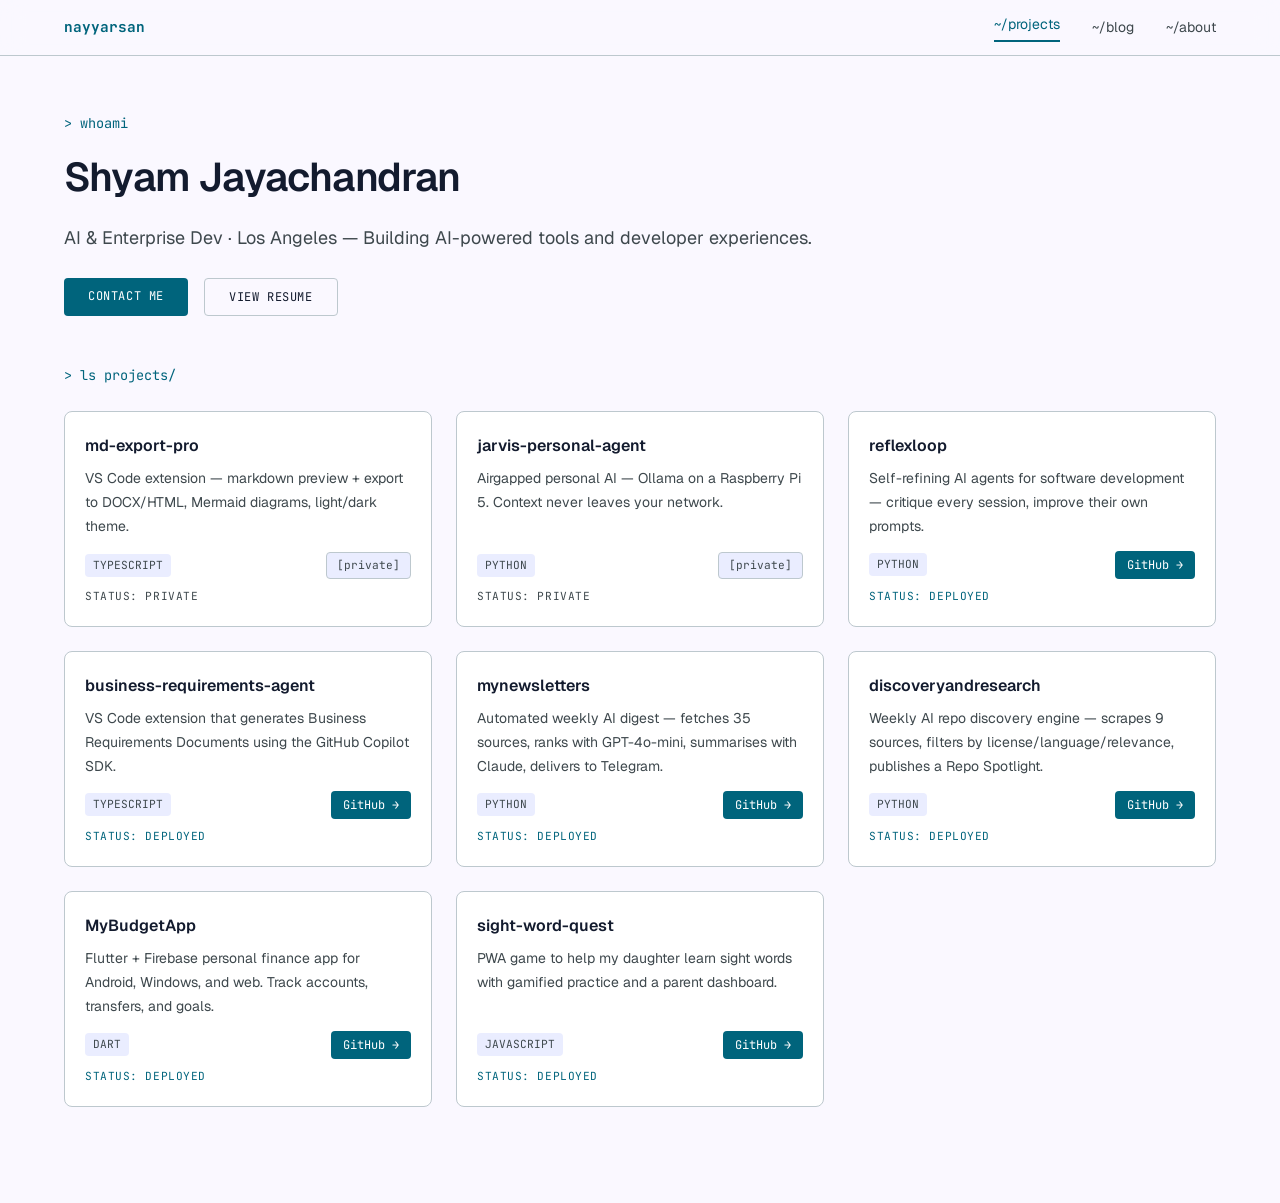
<file: index.html>
<!DOCTYPE html>
<html lang="en">
<head>
  <meta charset="UTF-8" />
  <meta name="viewport" content="width=device-width, initial-scale=1.0" />
  <title>Shyam Jayachandran</title>
  <link rel="preconnect" href="https://fonts.googleapis.com" />
  <link rel="preconnect" href="https://fonts.gstatic.com" crossorigin />
  <link href="https://fonts.googleapis.com/css2?family=Geist:wght@400;500;600;700&family=JetBrains+Mono:wght@400;700&display=swap" rel="stylesheet" />
  <link rel="stylesheet" href="style.css" />
</head>
<body>

<nav class="nav">
  <div class="nav__inner">
    <span class="nav__brand">nayyarsan</span>
    <a class="nav__link" href="index.html">~/projects</a>
    <a class="nav__link" href="blog.html">~/blog</a>
    <a class="nav__link" href="about.html">~/about</a>
  </div>
</nav>

<main class="container">

  <section class="hero">
    <p class="hero__prompt">&gt; whoami</p>
    <h1 class="hero__name">Shyam Jayachandran</h1>
    <p class="hero__bio">AI &amp; Enterprise Dev &middot; Los Angeles &mdash; Building AI-powered tools and developer experiences.</p>
    <div class="hero__cta">
      <a class="btn-primary" href="about.html">Contact Me</a>
      <a class="btn-ghost" href="#">View Resume</a>
    </div>
  </section>

  <section>
    <p class="section-heading">&gt; ls projects/</p>
    <div class="cards">

      <div class="card">
        <span class="card__name">md-export-pro</span>
        <p class="card__desc">VS Code extension — markdown preview + export to DOCX/HTML, Mermaid diagrams, light/dark theme.</p>
        <div class="card__footer">
          <span class="tag">TypeScript</span>
          <span class="badge-private">[private]</span>
        </div>
        <span class="card__status card__status--private">STATUS: PRIVATE</span>
      </div>

      <div class="card">
        <span class="card__name">jarvis-personal-agent</span>
        <p class="card__desc">Airgapped personal AI — Ollama on a Raspberry Pi 5. Context never leaves your network.</p>
        <div class="card__footer">
          <span class="tag">Python</span>
          <span class="badge-private">[private]</span>
        </div>
        <span class="card__status card__status--private">STATUS: PRIVATE</span>
      </div>

      <div class="card">
        <span class="card__name">reflexloop</span>
        <p class="card__desc">Self-refining AI agents for software development — critique every session, improve their own prompts.</p>
        <div class="card__footer">
          <span class="tag">Python</span>
          <a class="btn" href="https://github.com/nayyarsan/reflexloop" target="_blank" rel="noopener">GitHub →</a>
        </div>
        <span class="card__status card__status--deployed">STATUS: DEPLOYED</span>
      </div>

      <div class="card">
        <span class="card__name">business-requirements-agent</span>
        <p class="card__desc">VS Code extension that generates Business Requirements Documents using the GitHub Copilot SDK.</p>
        <div class="card__footer">
          <span class="tag">TypeScript</span>
          <a class="btn" href="https://github.com/nayyarsan/business-requirements-agent" target="_blank" rel="noopener">GitHub →</a>
        </div>
        <span class="card__status card__status--deployed">STATUS: DEPLOYED</span>
      </div>

      <div class="card">
        <span class="card__name">mynewsletters</span>
        <p class="card__desc">Automated weekly AI digest — fetches 35 sources, ranks with GPT-4o-mini, summarises with Claude, delivers to Telegram.</p>
        <div class="card__footer">
          <span class="tag">Python</span>
          <a class="btn" href="https://github.com/nayyarsan/mynewsletters" target="_blank" rel="noopener">GitHub →</a>
        </div>
        <span class="card__status card__status--deployed">STATUS: DEPLOYED</span>
      </div>

      <div class="card">
        <span class="card__name">discoveryandresearch</span>
        <p class="card__desc">Weekly AI repo discovery engine — scrapes 9 sources, filters by license/language/relevance, publishes a Repo Spotlight.</p>
        <div class="card__footer">
          <span class="tag">Python</span>
          <a class="btn" href="https://github.com/nayyarsan/discoveryandresearch" target="_blank" rel="noopener">GitHub →</a>
        </div>
        <span class="card__status card__status--deployed">STATUS: DEPLOYED</span>
      </div>

      <div class="card">
        <span class="card__name">MyBudgetApp</span>
        <p class="card__desc">Flutter + Firebase personal finance app for Android, Windows, and web. Track accounts, transfers, and goals.</p>
        <div class="card__footer">
          <span class="tag">Dart</span>
          <a class="btn" href="https://github.com/nayyarsan/MyBudgetApp" target="_blank" rel="noopener">GitHub →</a>
        </div>
        <span class="card__status card__status--deployed">STATUS: DEPLOYED</span>
      </div>

      <div class="card">
        <span class="card__name">sight-word-quest</span>
        <p class="card__desc">PWA game to help my daughter learn sight words with gamified practice and a parent dashboard.</p>
        <div class="card__footer">
          <span class="tag">JavaScript</span>
          <a class="btn" href="https://github.com/nayyarsan/sight-word-quest" target="_blank" rel="noopener">GitHub →</a>
        </div>
        <span class="card__status card__status--deployed">STATUS: DEPLOYED</span>
      </div>

    </div>
  </section>

</main>

<script src="nav.js"></script>
</body>
</html>
</file>
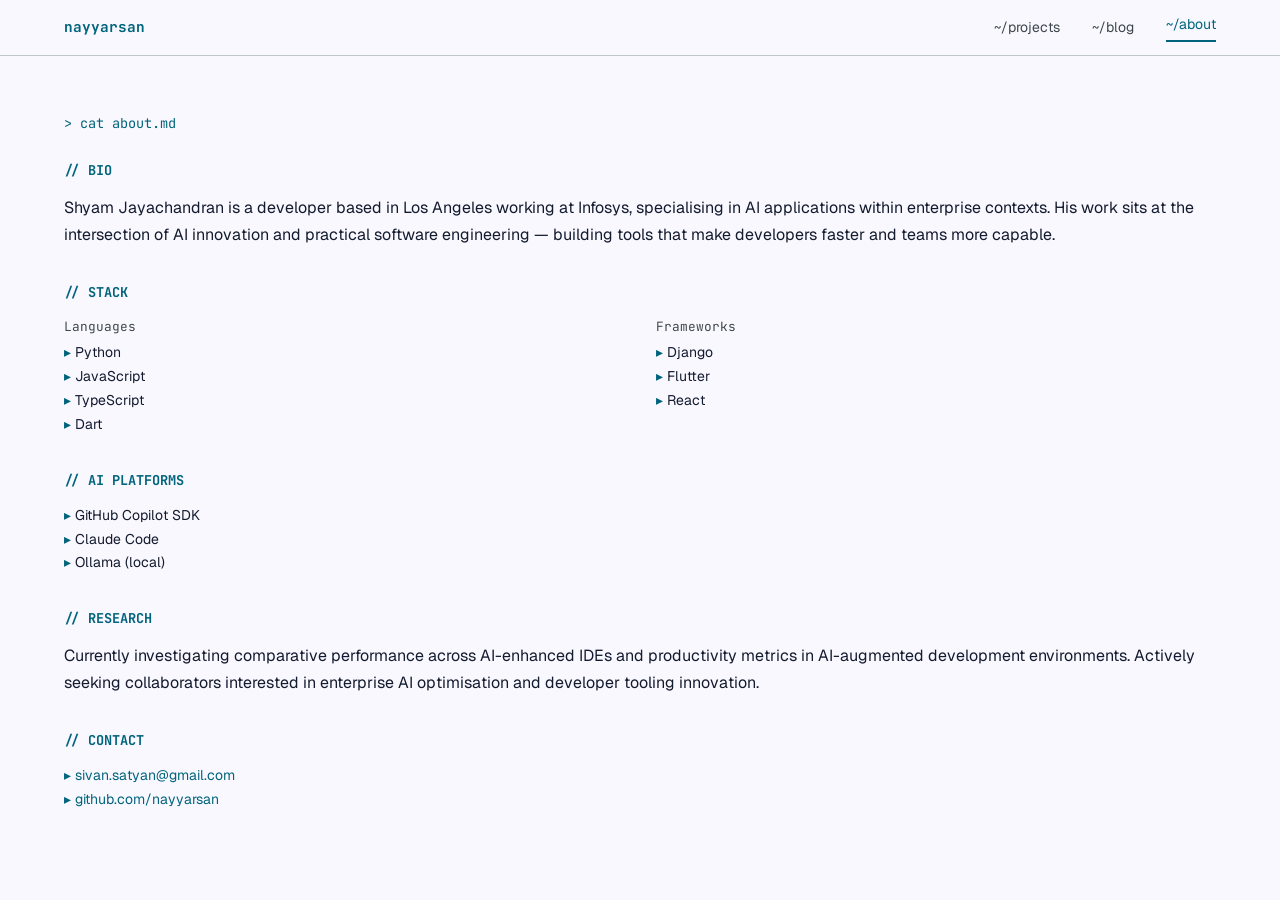
<file: about.html>
<!DOCTYPE html>
<html lang="en">
<head>
  <meta charset="UTF-8" />
  <meta name="viewport" content="width=device-width, initial-scale=1.0" />
  <title>About — Shyam Jayachandran</title>
  <link rel="preconnect" href="https://fonts.googleapis.com" />
  <link rel="preconnect" href="https://fonts.gstatic.com" crossorigin />
  <link href="https://fonts.googleapis.com/css2?family=Geist:wght@400;500;600;700&family=JetBrains+Mono:wght@400;700&display=swap" rel="stylesheet" />
  <link rel="stylesheet" href="style.css" />
</head>
<body>

<nav class="nav">
  <div class="nav__inner">
    <span class="nav__brand">nayyarsan</span>
    <a class="nav__link" href="index.html">~/projects</a>
    <a class="nav__link" href="blog.html">~/blog</a>
    <a class="nav__link" href="about.html">~/about</a>
  </div>
</nav>

<main class="container">

  <p class="section-heading">&gt; cat about.md</p>

  <div class="about__section">
    <h2 class="about__heading">// bio</h2>
    <p>Shyam Jayachandran is a developer based in Los Angeles working at Infosys, specialising in AI applications within enterprise contexts. His work sits at the intersection of AI innovation and practical software engineering — building tools that make developers faster and teams more capable.</p>
  </div>

  <div class="about__section">
    <h2 class="about__heading">// stack</h2>
    <div class="skill-grid">
      <div>
        <p class="skill-grid__label">Languages</p>
        <ul class="skill-grid__items">
          <li>Python</li>
          <li>JavaScript</li>
          <li>TypeScript</li>
          <li>Dart</li>
        </ul>
      </div>
      <div>
        <p class="skill-grid__label">Frameworks</p>
        <ul class="skill-grid__items">
          <li>Django</li>
          <li>Flutter</li>
          <li>React</li>
        </ul>
      </div>
    </div>
  </div>

  <div class="about__section">
    <h2 class="about__heading">// ai platforms</h2>
    <ul class="skill-grid__items">
      <li>GitHub Copilot SDK</li>
      <li>Claude Code</li>
      <li>Ollama (local)</li>
    </ul>
  </div>

  <div class="about__section">
    <h2 class="about__heading">// research</h2>
    <p>Currently investigating comparative performance across AI-enhanced IDEs and productivity metrics in AI-augmented development environments. Actively seeking collaborators interested in enterprise AI optimisation and developer tooling innovation.</p>
  </div>

  <div class="about__section">
    <h2 class="about__heading">// contact</h2>
    <ul class="skill-grid__items">
      <li><a href="mailto:sivan.satyan@gmail.com">sivan.satyan@gmail.com</a></li>
      <li><a href="https://github.com/nayyarsan" target="_blank" rel="noopener">github.com/nayyarsan</a></li>
    </ul>
  </div>

</main>

<script src="nav.js"></script>
</body>
</html>
</file>
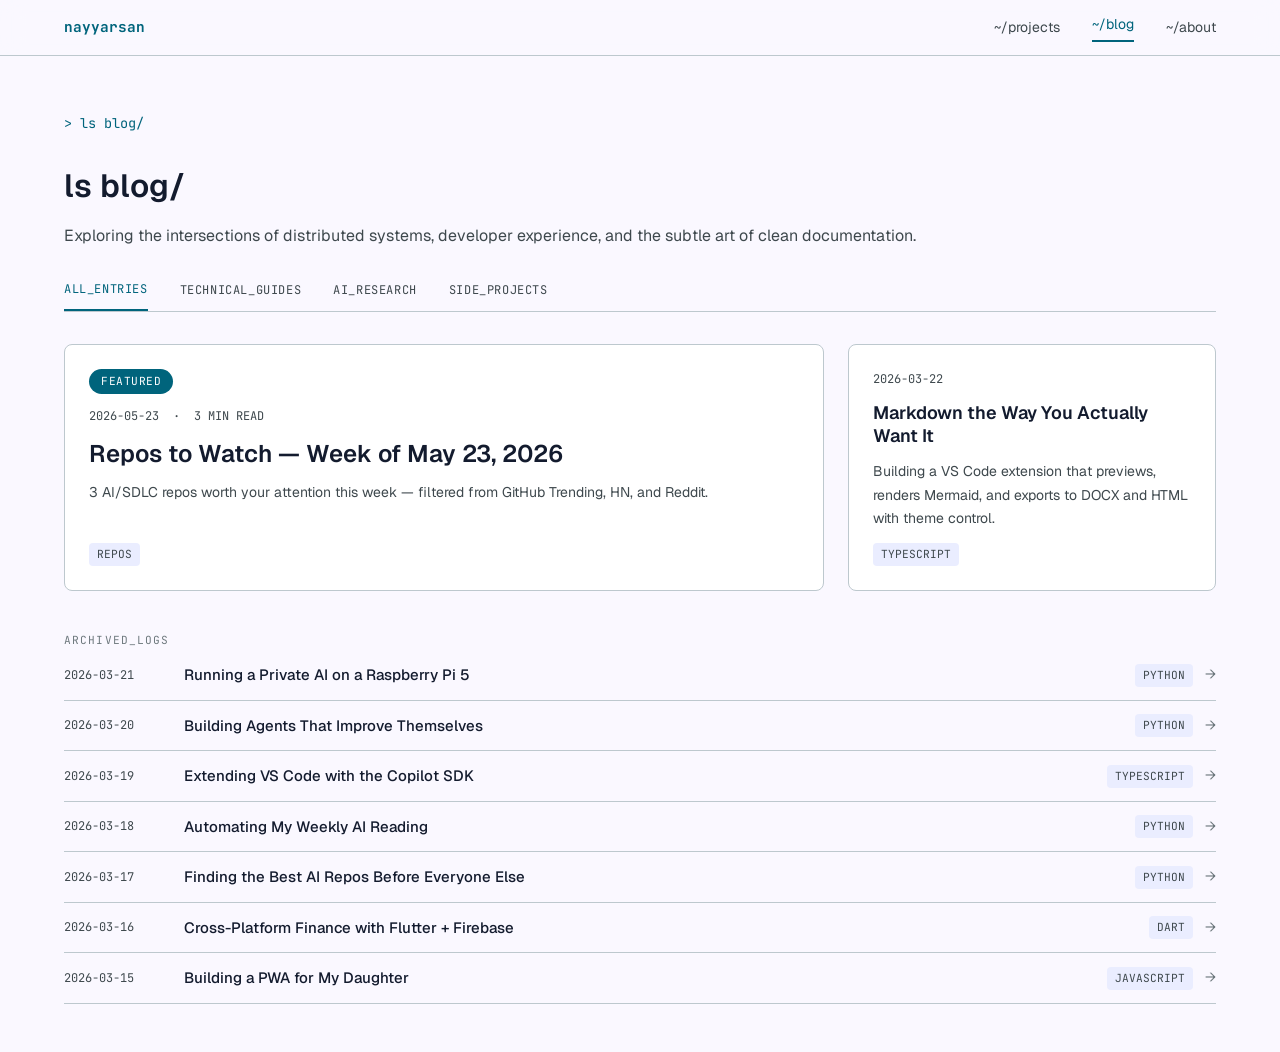
<file: blog.html>
<!DOCTYPE html>
<html lang="en">
<head>
  <meta charset="UTF-8" />
  <meta name="viewport" content="width=device-width, initial-scale=1.0" />
  <title>Blog — Shyam Jayachandran</title>
  <link rel="preconnect" href="https://fonts.googleapis.com" />
  <link rel="preconnect" href="https://fonts.gstatic.com" crossorigin />
  <link href="https://fonts.googleapis.com/css2?family=Geist:wght@400;500;600;700&family=JetBrains+Mono:wght@400;700&display=swap" rel="stylesheet" />
  <link rel="stylesheet" href="style.css" />
</head>
<body>

<nav class="nav">
  <div class="nav__inner">
    <span class="nav__brand">nayyarsan</span>
    <a class="nav__link" href="index.html">~/projects</a>
    <a class="nav__link" href="blog.html">~/blog</a>
    <a class="nav__link" href="about.html">~/about</a>
  </div>
</nav>

<main class="container">

  <div class="blog-header">
    <p class="section-heading">&gt; ls blog/</p>
    <h1 class="blog-header__title">ls blog/</h1>
    <p class="blog-header__subtitle">Exploring the intersections of distributed systems, developer experience, and the subtle art of clean documentation.</p>
  </div>

  <div class="filter-tabs">
    <button class="filter-tab filter-tab--active">ALL_ENTRIES</button>
    <button class="filter-tab">TECHNICAL_GUIDES</button>
    <button class="filter-tab">AI_RESEARCH</button>
    <button class="filter-tab">SIDE_PROJECTS</button>
  </div>

  <div class="post-bento">
    <article class="post-bento--featured">
      <span class="post-bento__badge">FEATURED</span>
      <p class="post-bento__meta">2026-05-23 &nbsp;&middot;&nbsp; 3 MIN READ</p>
      <a class="post-bento__title" href="blog/repos-2026-05-23.html">Repos to Watch — Week of May 23, 2026</a>
      <p class="post-bento__excerpt">3 AI/SDLC repos worth your attention this week — filtered from GitHub Trending, HN, and Reddit.</p>
      <div class="post-bento__tags">
        <span class="tag">repos</span>
      </div>
    </article>

    <article class="post-bento--secondary">
      <p class="post-bento__meta">2026-03-22</p>
      <a class="post-bento__title" href="blog/md-export-pro.html">Markdown the Way You Actually Want It</a>
      <p class="post-bento__excerpt">Building a VS Code extension that previews, renders Mermaid, and exports to DOCX and HTML with theme control.</p>
      <div class="post-bento__tags">
        <span class="tag">TypeScript</span>
      </div>
    </article>
  </div>

  <span class="archived-logs__label">ARCHIVED_LOGS</span>
  <ul class="archived-logs__list">

    <li>
      <div class="archived-log-row">
        <div class="archived-log-row__left">
          <span class="archived-log-row__date">2026-03-21</span>
          <a class="archived-log-row__title" href="blog/jarvis.html">Running a Private AI on a Raspberry Pi 5</a>
        </div>
        <div class="archived-log-row__right">
          <span class="tag">Python</span>
          <span class="archived-log-row__arrow">→</span>
        </div>
      </div>
    </li>

    <li>
      <div class="archived-log-row">
        <div class="archived-log-row__left">
          <span class="archived-log-row__date">2026-03-20</span>
          <a class="archived-log-row__title" href="blog/reflexloop.html">Building Agents That Improve Themselves</a>
        </div>
        <div class="archived-log-row__right">
          <span class="tag">Python</span>
          <span class="archived-log-row__arrow">→</span>
        </div>
      </div>
    </li>

    <li>
      <div class="archived-log-row">
        <div class="archived-log-row__left">
          <span class="archived-log-row__date">2026-03-19</span>
          <a class="archived-log-row__title" href="blog/business-requirements-agent.html">Extending VS Code with the Copilot SDK</a>
        </div>
        <div class="archived-log-row__right">
          <span class="tag">TypeScript</span>
          <span class="archived-log-row__arrow">→</span>
        </div>
      </div>
    </li>

    <li>
      <div class="archived-log-row">
        <div class="archived-log-row__left">
          <span class="archived-log-row__date">2026-03-18</span>
          <a class="archived-log-row__title" href="blog/mynewsletters.html">Automating My Weekly AI Reading</a>
        </div>
        <div class="archived-log-row__right">
          <span class="tag">Python</span>
          <span class="archived-log-row__arrow">→</span>
        </div>
      </div>
    </li>

    <li>
      <div class="archived-log-row">
        <div class="archived-log-row__left">
          <span class="archived-log-row__date">2026-03-17</span>
          <a class="archived-log-row__title" href="blog/discoveryandresearch.html">Finding the Best AI Repos Before Everyone Else</a>
        </div>
        <div class="archived-log-row__right">
          <span class="tag">Python</span>
          <span class="archived-log-row__arrow">→</span>
        </div>
      </div>
    </li>

    <li>
      <div class="archived-log-row">
        <div class="archived-log-row__left">
          <span class="archived-log-row__date">2026-03-16</span>
          <a class="archived-log-row__title" href="blog/mybudgetapp.html">Cross-Platform Finance with Flutter + Firebase</a>
        </div>
        <div class="archived-log-row__right">
          <span class="tag">Dart</span>
          <span class="archived-log-row__arrow">→</span>
        </div>
      </div>
    </li>

    <li>
      <div class="archived-log-row">
        <div class="archived-log-row__left">
          <span class="archived-log-row__date">2026-03-15</span>
          <a class="archived-log-row__title" href="blog/sight-word-quest.html">Building a PWA for My Daughter</a>
        </div>
        <div class="archived-log-row__right">
          <span class="tag">JavaScript</span>
          <span class="archived-log-row__arrow">→</span>
        </div>
      </div>
    </li>

  </ul>

</main>

<script src="nav.js"></script>
</body>
</html>
</file>
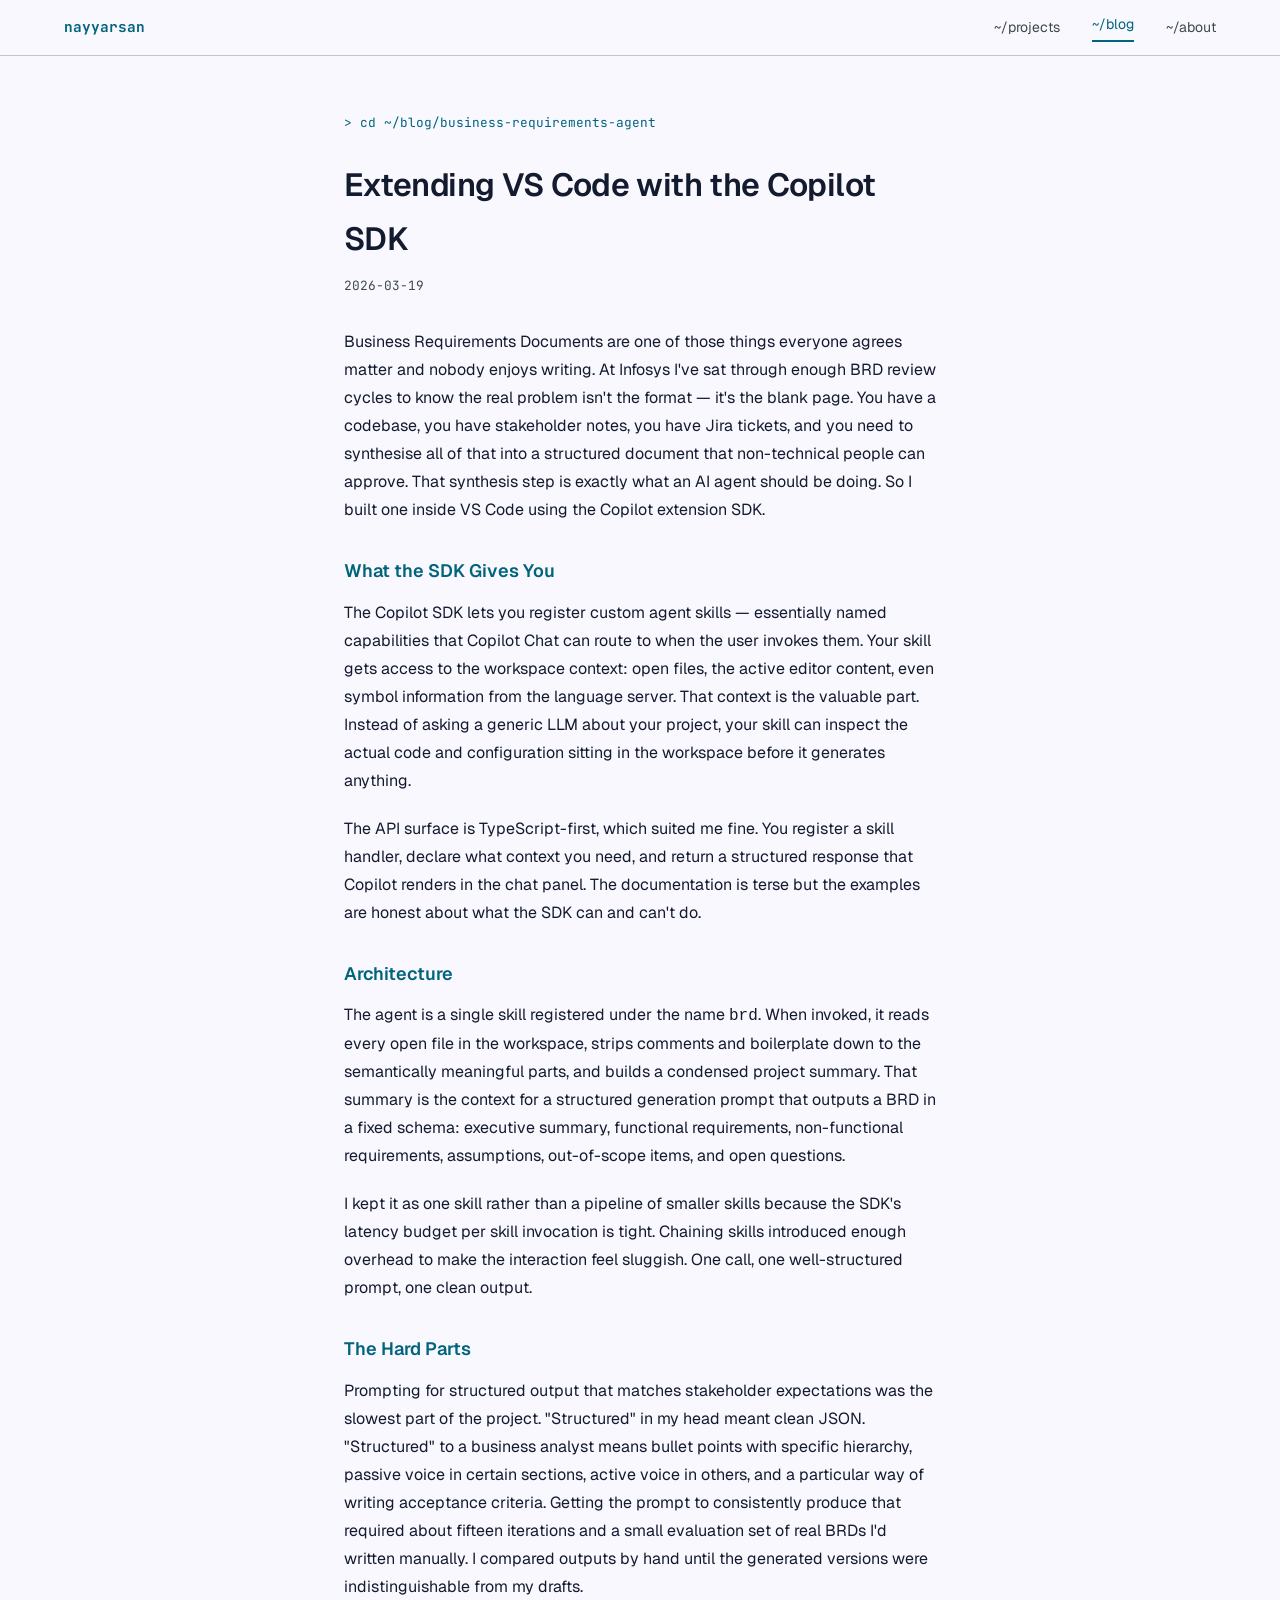
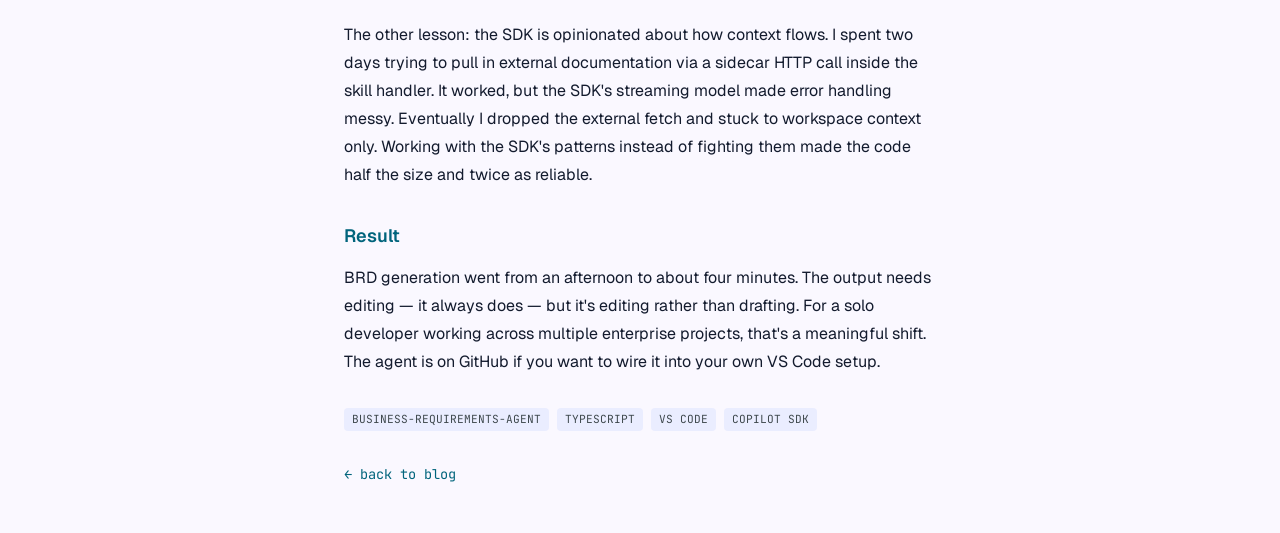
<file: blog/business-requirements-agent.html>
<!DOCTYPE html>
<html lang="en">
<head>
  <meta charset="UTF-8" />
  <meta name="viewport" content="width=device-width, initial-scale=1.0" />
  <title>Extending VS Code with the Copilot SDK — Shyam Jayachandran</title>
  <link rel="preconnect" href="https://fonts.googleapis.com" />
  <link rel="preconnect" href="https://fonts.gstatic.com" crossorigin />
  <link href="https://fonts.googleapis.com/css2?family=Geist:wght@400;500;600;700&family=JetBrains+Mono:wght@400;700&display=swap" rel="stylesheet" />
  <link rel="stylesheet" href="../style.css" />
</head>
<body>

<nav class="nav">
  <div class="nav__inner">
    <span class="nav__brand">nayyarsan</span>
    <a class="nav__link" href="../index.html">~/projects</a>
    <a class="nav__link" href="../blog.html">~/blog</a>
    <a class="nav__link" href="../about.html">~/about</a>
  </div>
</nav>

<article class="post">
  <p class="post__breadcrumb">&gt; cd ~/blog/business-requirements-agent</p>
  <h1 class="post__title">Extending VS Code with the Copilot SDK</h1>
  <p class="post__date">2026-03-19</p>

  <div class="post__body">
    <p>Business Requirements Documents are one of those things everyone agrees matter and nobody enjoys writing. At Infosys I've sat through enough BRD review cycles to know the real problem isn't the format — it's the blank page. You have a codebase, you have stakeholder notes, you have Jira tickets, and you need to synthesise all of that into a structured document that non-technical people can approve. That synthesis step is exactly what an AI agent should be doing. So I built one inside VS Code using the Copilot extension SDK.</p>

    <h2>What the SDK Gives You</h2>
    <p>The Copilot SDK lets you register custom agent skills — essentially named capabilities that Copilot Chat can route to when the user invokes them. Your skill gets access to the workspace context: open files, the active editor content, even symbol information from the language server. That context is the valuable part. Instead of asking a generic LLM about your project, your skill can inspect the actual code and configuration sitting in the workspace before it generates anything.</p>

    <p>The API surface is TypeScript-first, which suited me fine. You register a skill handler, declare what context you need, and return a structured response that Copilot renders in the chat panel. The documentation is terse but the examples are honest about what the SDK can and can't do.</p>

    <h2>Architecture</h2>
    <p>The agent is a single skill registered under the name <code>brd</code>. When invoked, it reads every open file in the workspace, strips comments and boilerplate down to the semantically meaningful parts, and builds a condensed project summary. That summary is the context for a structured generation prompt that outputs a BRD in a fixed schema: executive summary, functional requirements, non-functional requirements, assumptions, out-of-scope items, and open questions.</p>

    <p>I kept it as one skill rather than a pipeline of smaller skills because the SDK's latency budget per skill invocation is tight. Chaining skills introduced enough overhead to make the interaction feel sluggish. One call, one well-structured prompt, one clean output.</p>

    <h2>The Hard Parts</h2>
    <p>Prompting for structured output that matches stakeholder expectations was the slowest part of the project. "Structured" in my head meant clean JSON. "Structured" to a business analyst means bullet points with specific hierarchy, passive voice in certain sections, active voice in others, and a particular way of writing acceptance criteria. Getting the prompt to consistently produce that required about fifteen iterations and a small evaluation set of real BRDs I'd written manually. I compared outputs by hand until the generated versions were indistinguishable from my drafts.</p>

    <p>The other lesson: the SDK is opinionated about how context flows. I spent two days trying to pull in external documentation via a sidecar HTTP call inside the skill handler. It worked, but the SDK's streaming model made error handling messy. Eventually I dropped the external fetch and stuck to workspace context only. Working with the SDK's patterns instead of fighting them made the code half the size and twice as reliable.</p>

    <h2>Result</h2>
    <p>BRD generation went from an afternoon to about four minutes. The output needs editing — it always does — but it's editing rather than drafting. For a solo developer working across multiple enterprise projects, that's a meaningful shift. The agent is on GitHub if you want to wire it into your own VS Code setup.</p>
  </div>

  <div class="post__tags">
    <span class="tag">business-requirements-agent</span>
    <span class="tag">TypeScript</span>
    <span class="tag">VS Code</span>
    <span class="tag">Copilot SDK</span>
  </div>

  <p class="post__back"><a href="../blog.html">← back to blog</a></p>
</article>

<script src="../nav.js"></script>
</body>
</html>
</file>
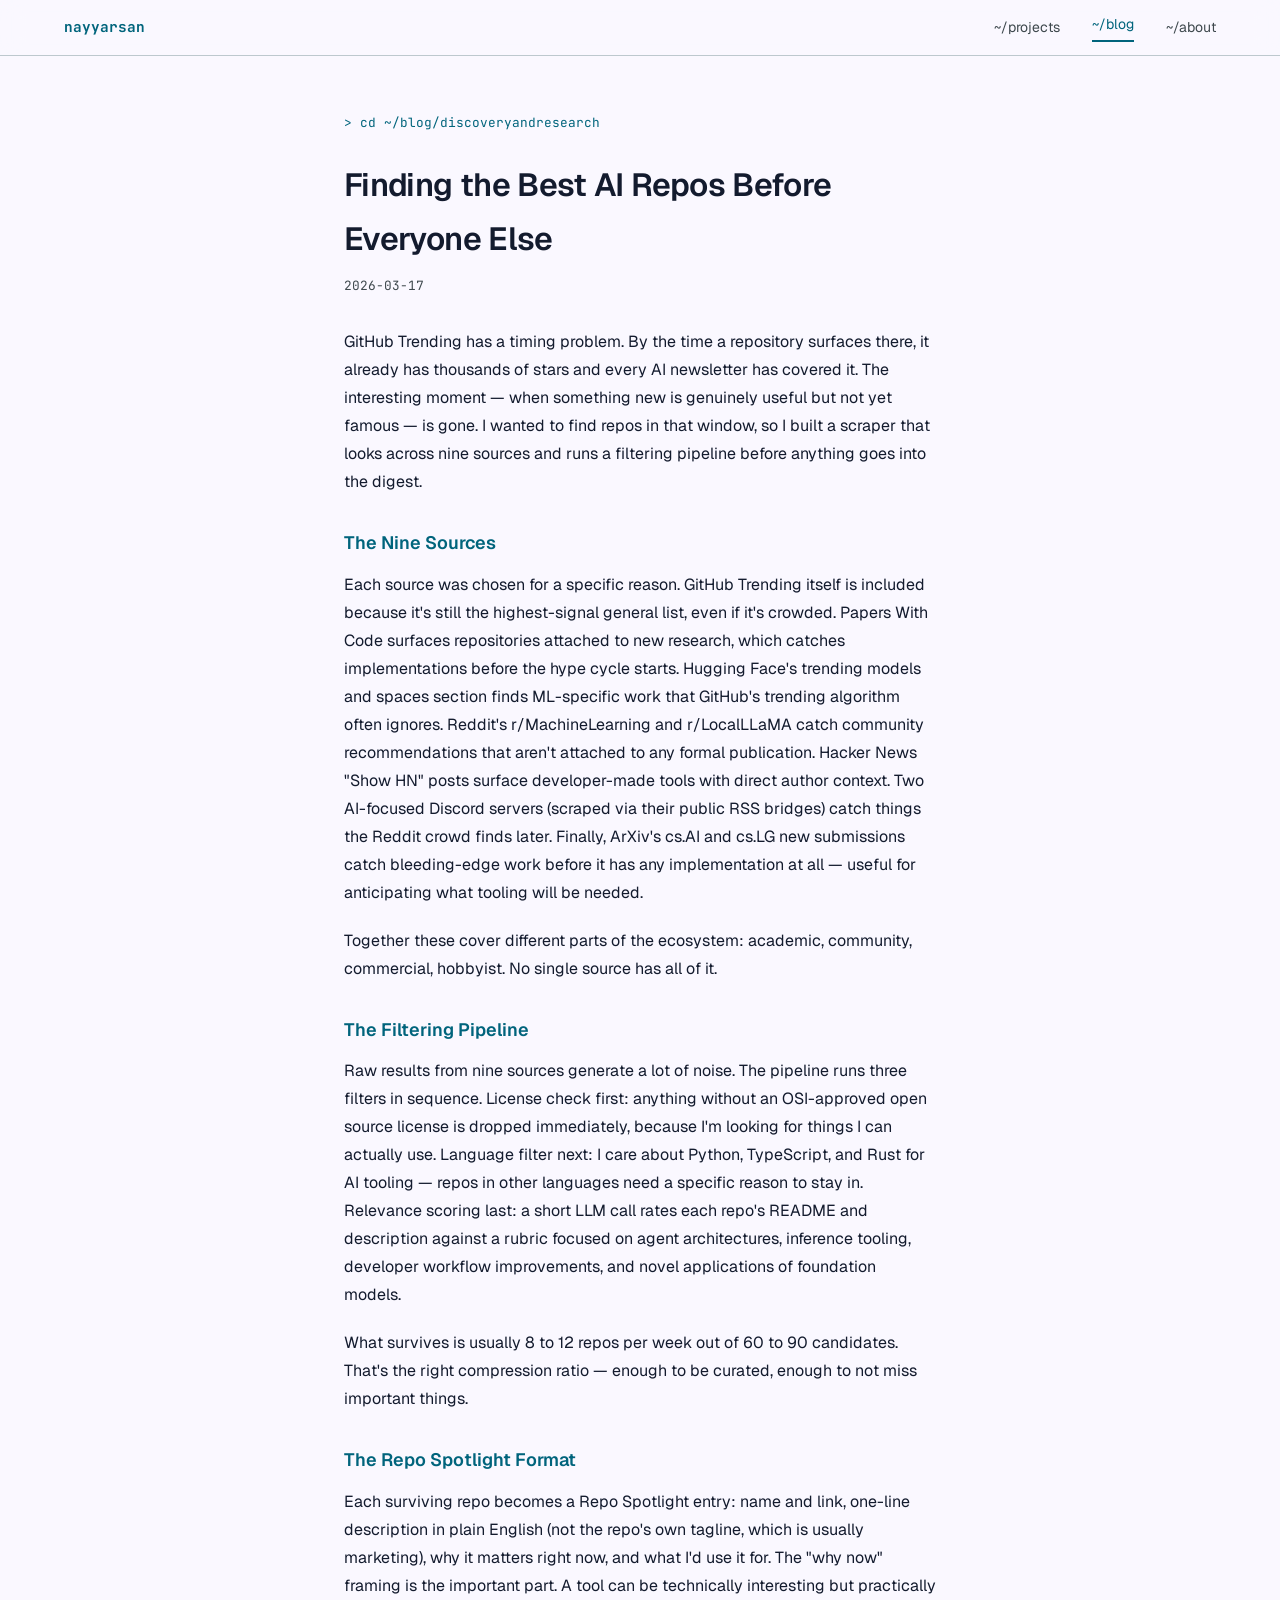
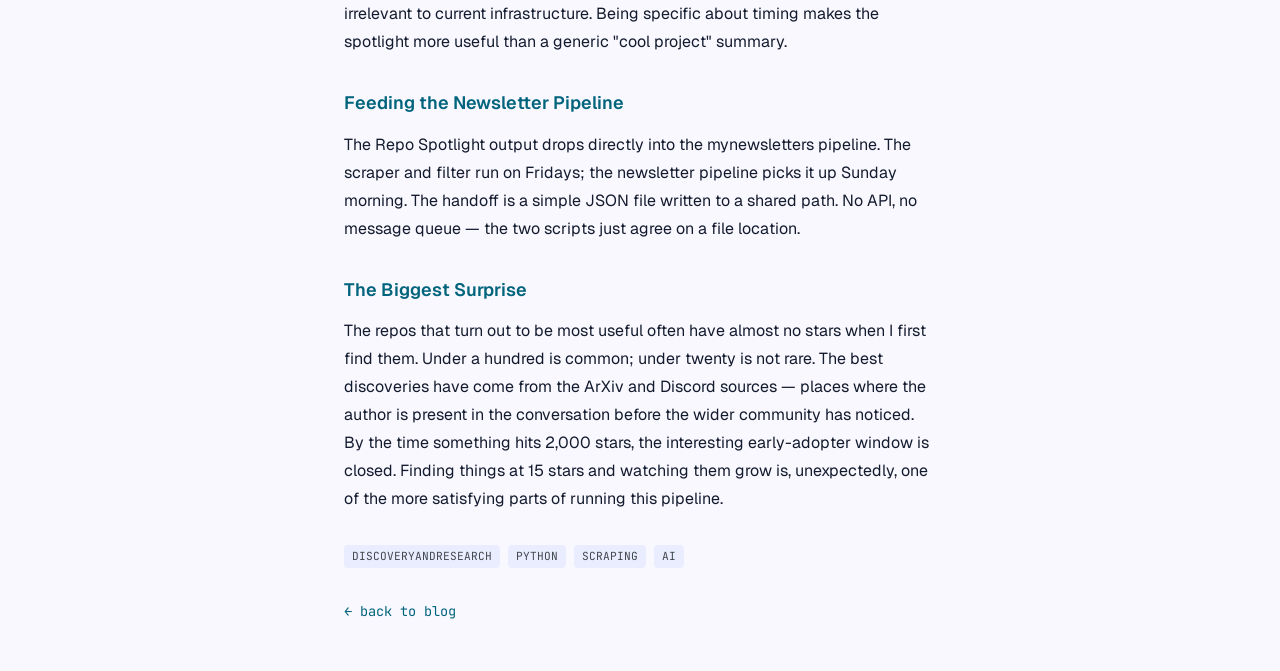
<file: blog/discoveryandresearch.html>
<!DOCTYPE html>
<html lang="en">
<head>
  <meta charset="UTF-8" />
  <meta name="viewport" content="width=device-width, initial-scale=1.0" />
  <title>Finding the Best AI Repos Before Everyone Else — Shyam Jayachandran</title>
  <link rel="preconnect" href="https://fonts.googleapis.com" />
  <link rel="preconnect" href="https://fonts.gstatic.com" crossorigin />
  <link href="https://fonts.googleapis.com/css2?family=Geist:wght@400;500;600;700&family=JetBrains+Mono:wght@400;700&display=swap" rel="stylesheet" />
  <link rel="stylesheet" href="../style.css" />
</head>
<body>

<nav class="nav">
  <div class="nav__inner">
    <span class="nav__brand">nayyarsan</span>
    <a class="nav__link" href="../index.html">~/projects</a>
    <a class="nav__link" href="../blog.html">~/blog</a>
    <a class="nav__link" href="../about.html">~/about</a>
  </div>
</nav>

<article class="post">
  <p class="post__breadcrumb">&gt; cd ~/blog/discoveryandresearch</p>
  <h1 class="post__title">Finding the Best AI Repos Before Everyone Else</h1>
  <p class="post__date">2026-03-17</p>

  <div class="post__body">
    <p>GitHub Trending has a timing problem. By the time a repository surfaces there, it already has thousands of stars and every AI newsletter has covered it. The interesting moment — when something new is genuinely useful but not yet famous — is gone. I wanted to find repos in that window, so I built a scraper that looks across nine sources and runs a filtering pipeline before anything goes into the digest.</p>

    <h2>The Nine Sources</h2>
    <p>Each source was chosen for a specific reason. GitHub Trending itself is included because it's still the highest-signal general list, even if it's crowded. Papers With Code surfaces repositories attached to new research, which catches implementations before the hype cycle starts. Hugging Face's trending models and spaces section finds ML-specific work that GitHub's trending algorithm often ignores. Reddit's r/MachineLearning and r/LocalLLaMA catch community recommendations that aren't attached to any formal publication. Hacker News "Show HN" posts surface developer-made tools with direct author context. Two AI-focused Discord servers (scraped via their public RSS bridges) catch things the Reddit crowd finds later. Finally, ArXiv's cs.AI and cs.LG new submissions catch bleeding-edge work before it has any implementation at all — useful for anticipating what tooling will be needed.</p>

    <p>Together these cover different parts of the ecosystem: academic, community, commercial, hobbyist. No single source has all of it.</p>

    <h2>The Filtering Pipeline</h2>
    <p>Raw results from nine sources generate a lot of noise. The pipeline runs three filters in sequence. License check first: anything without an OSI-approved open source license is dropped immediately, because I'm looking for things I can actually use. Language filter next: I care about Python, TypeScript, and Rust for AI tooling — repos in other languages need a specific reason to stay in. Relevance scoring last: a short LLM call rates each repo's README and description against a rubric focused on agent architectures, inference tooling, developer workflow improvements, and novel applications of foundation models.</p>

    <p>What survives is usually 8 to 12 repos per week out of 60 to 90 candidates. That's the right compression ratio — enough to be curated, enough to not miss important things.</p>

    <h2>The Repo Spotlight Format</h2>
    <p>Each surviving repo becomes a Repo Spotlight entry: name and link, one-line description in plain English (not the repo's own tagline, which is usually marketing), why it matters right now, and what I'd use it for. The "why now" framing is the important part. A tool can be technically interesting but practically irrelevant to current infrastructure. Being specific about timing makes the spotlight more useful than a generic "cool project" summary.</p>

    <h2>Feeding the Newsletter Pipeline</h2>
    <p>The Repo Spotlight output drops directly into the mynewsletters pipeline. The scraper and filter run on Fridays; the newsletter pipeline picks it up Sunday morning. The handoff is a simple JSON file written to a shared path. No API, no message queue — the two scripts just agree on a file location.</p>

    <h2>The Biggest Surprise</h2>
    <p>The repos that turn out to be most useful often have almost no stars when I first find them. Under a hundred is common; under twenty is not rare. The best discoveries have come from the ArXiv and Discord sources — places where the author is present in the conversation before the wider community has noticed. By the time something hits 2,000 stars, the interesting early-adopter window is closed. Finding things at 15 stars and watching them grow is, unexpectedly, one of the more satisfying parts of running this pipeline.</p>
  </div>

  <div class="post__tags">
    <span class="tag">discoveryandresearch</span>
    <span class="tag">Python</span>
    <span class="tag">scraping</span>
    <span class="tag">AI</span>
  </div>

  <p class="post__back"><a href="../blog.html">← back to blog</a></p>
</article>

<script src="../nav.js"></script>
</body>
</html>
</file>
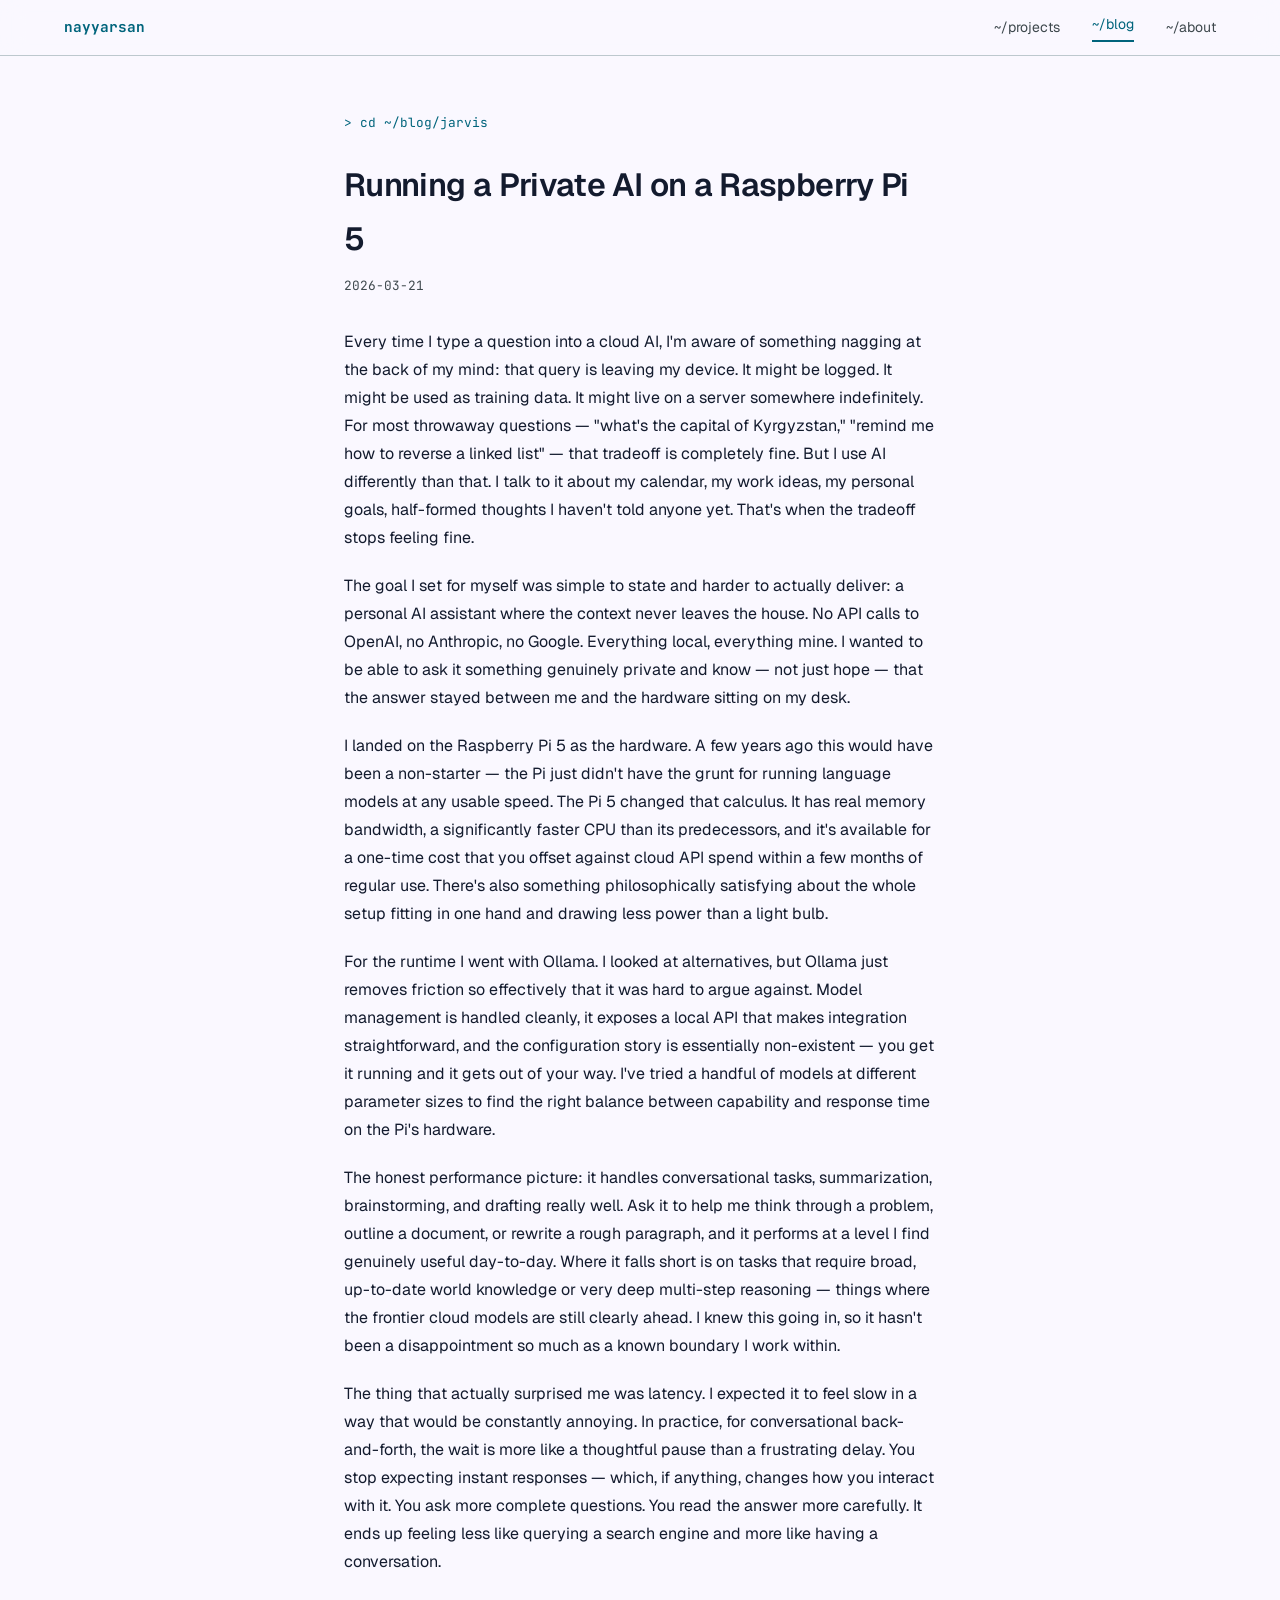
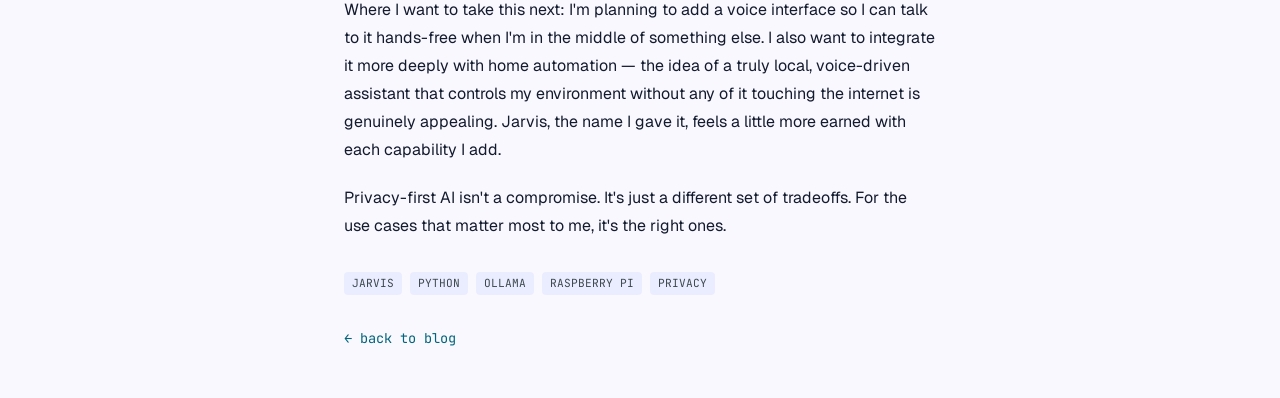
<file: blog/jarvis.html>
<!DOCTYPE html>
<html lang="en">
<head>
  <meta charset="UTF-8" />
  <meta name="viewport" content="width=device-width, initial-scale=1.0" />
  <title>Running a Private AI on a Raspberry Pi 5 — Shyam Jayachandran</title>
  <link rel="preconnect" href="https://fonts.googleapis.com" />
  <link rel="preconnect" href="https://fonts.gstatic.com" crossorigin />
  <link href="https://fonts.googleapis.com/css2?family=Geist:wght@400;500;600;700&family=JetBrains+Mono:wght@400;700&display=swap" rel="stylesheet" />
  <link rel="stylesheet" href="../style.css" />
</head>
<body>

<nav class="nav">
  <div class="nav__inner">
    <span class="nav__brand">nayyarsan</span>
    <a class="nav__link" href="../index.html">~/projects</a>
    <a class="nav__link" href="../blog.html">~/blog</a>
    <a class="nav__link" href="../about.html">~/about</a>
  </div>
</nav>

<article class="post">
  <p class="post__breadcrumb">&gt; cd ~/blog/jarvis</p>
  <h1 class="post__title">Running a Private AI on a Raspberry Pi 5</h1>
  <p class="post__date">2026-03-21</p>

  <div class="post__body">
    <p>
      Every time I type a question into a cloud AI, I'm aware of something nagging at the back of my mind:
      that query is leaving my device. It might be logged. It might be used as training data. It might live on
      a server somewhere indefinitely. For most throwaway questions — "what's the capital of Kyrgyzstan,"
      "remind me how to reverse a linked list" — that tradeoff is completely fine. But I use AI differently
      than that. I talk to it about my calendar, my work ideas, my personal goals, half-formed thoughts I
      haven't told anyone yet. That's when the tradeoff stops feeling fine.
    </p>

    <p>
      The goal I set for myself was simple to state and harder to actually deliver: a personal AI assistant
      where the context never leaves the house. No API calls to OpenAI, no Anthropic, no Google. Everything
      local, everything mine. I wanted to be able to ask it something genuinely private and know — not just
      hope — that the answer stayed between me and the hardware sitting on my desk.
    </p>

    <p>
      I landed on the Raspberry Pi 5 as the hardware. A few years ago this would have been a non-starter —
      the Pi just didn't have the grunt for running language models at any usable speed. The Pi 5 changed
      that calculus. It has real memory bandwidth, a significantly faster CPU than its predecessors, and it's
      available for a one-time cost that you offset against cloud API spend within a few months of regular use.
      There's also something philosophically satisfying about the whole setup fitting in one hand and drawing
      less power than a light bulb.
    </p>

    <p>
      For the runtime I went with Ollama. I looked at alternatives, but Ollama just removes friction so
      effectively that it was hard to argue against. Model management is handled cleanly, it exposes a local
      API that makes integration straightforward, and the configuration story is essentially non-existent —
      you get it running and it gets out of your way. I've tried a handful of models at different parameter
      sizes to find the right balance between capability and response time on the Pi's hardware.
    </p>

    <p>
      The honest performance picture: it handles conversational tasks, summarization, brainstorming, and
      drafting really well. Ask it to help me think through a problem, outline a document, or rewrite a rough
      paragraph, and it performs at a level I find genuinely useful day-to-day. Where it falls short is on
      tasks that require broad, up-to-date world knowledge or very deep multi-step reasoning — things where
      the frontier cloud models are still clearly ahead. I knew this going in, so it hasn't been a disappointment
      so much as a known boundary I work within.
    </p>

    <p>
      The thing that actually surprised me was latency. I expected it to feel slow in a way that would be
      constantly annoying. In practice, for conversational back-and-forth, the wait is more like a thoughtful
      pause than a frustrating delay. You stop expecting instant responses — which, if anything, changes how
      you interact with it. You ask more complete questions. You read the answer more carefully. It ends up
      feeling less like querying a search engine and more like having a conversation.
    </p>

    <p>
      Where I want to take this next: I'm planning to add a voice interface so I can talk to it hands-free
      when I'm in the middle of something else. I also want to integrate it more deeply with home automation —
      the idea of a truly local, voice-driven assistant that controls my environment without any of it touching
      the internet is genuinely appealing. Jarvis, the name I gave it, feels a little more earned with each
      capability I add.
    </p>

    <p>
      Privacy-first AI isn't a compromise. It's just a different set of tradeoffs. For the use cases that
      matter most to me, it's the right ones.
    </p>
  </div>

  <div class="post__tags">
    <span class="tag">jarvis</span>
    <span class="tag">Python</span>
    <span class="tag">Ollama</span>
    <span class="tag">Raspberry Pi</span>
    <span class="tag">privacy</span>
  </div>

  <p class="post__back"><a href="../blog.html">← back to blog</a></p>
</article>

<script src="../nav.js"></script>
</body>
</html>
</file>
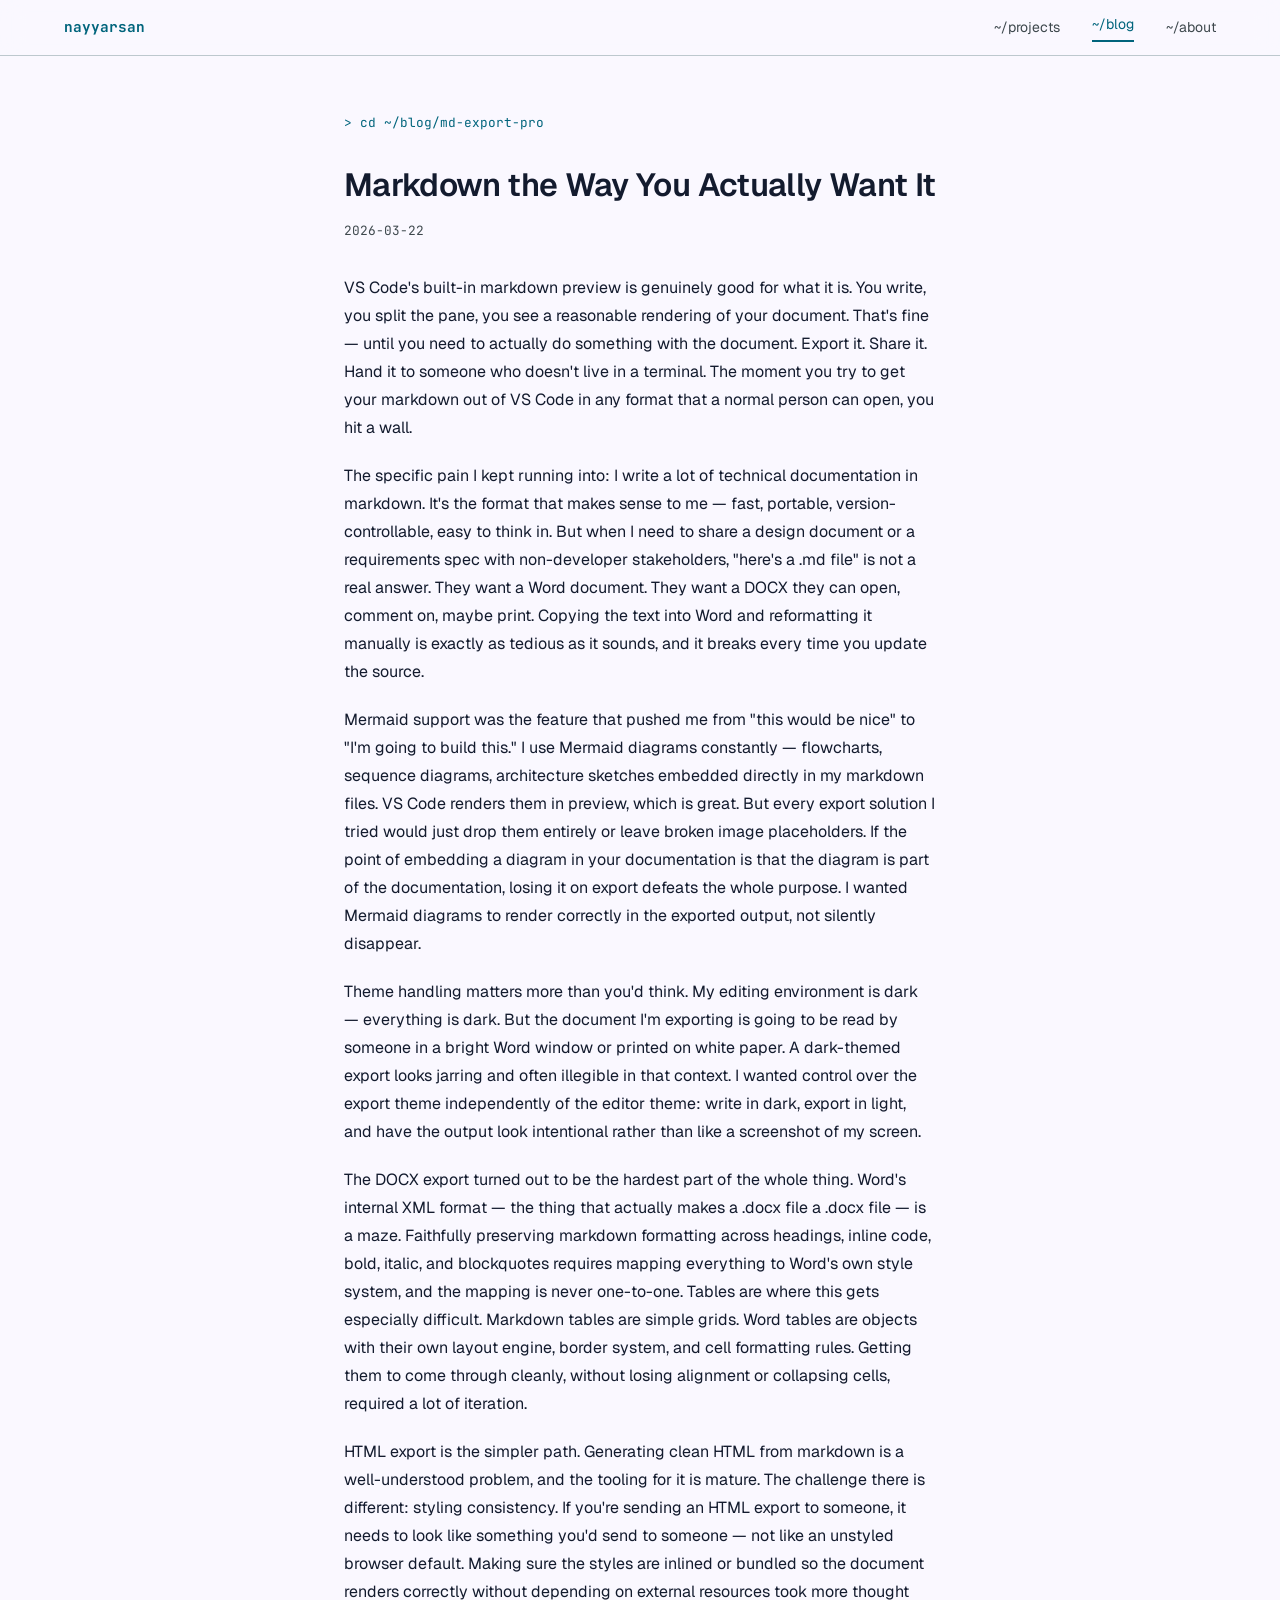
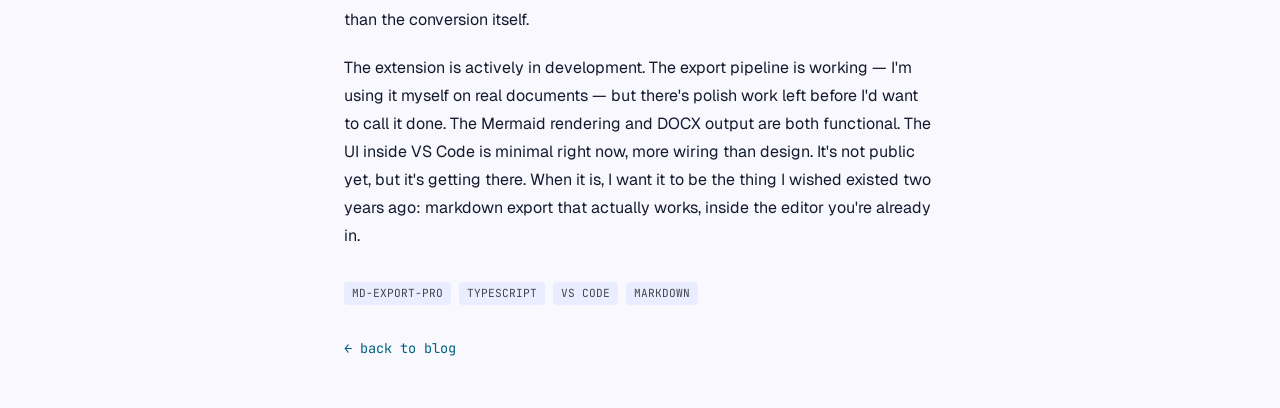
<file: blog/md-export-pro.html>
<!DOCTYPE html>
<html lang="en">
<head>
  <meta charset="UTF-8" />
  <meta name="viewport" content="width=device-width, initial-scale=1.0" />
  <title>Markdown the Way You Actually Want It — Shyam Jayachandran</title>
  <link rel="preconnect" href="https://fonts.googleapis.com" />
  <link rel="preconnect" href="https://fonts.gstatic.com" crossorigin />
  <link href="https://fonts.googleapis.com/css2?family=Geist:wght@400;500;600;700&family=JetBrains+Mono:wght@400;700&display=swap" rel="stylesheet" />
  <link rel="stylesheet" href="../style.css" />
</head>
<body>

<nav class="nav">
  <div class="nav__inner">
    <span class="nav__brand">nayyarsan</span>
    <a class="nav__link" href="../index.html">~/projects</a>
    <a class="nav__link" href="../blog.html">~/blog</a>
    <a class="nav__link" href="../about.html">~/about</a>
  </div>
</nav>

<article class="post">
  <p class="post__breadcrumb">&gt; cd ~/blog/md-export-pro</p>
  <h1 class="post__title">Markdown the Way You Actually Want It</h1>
  <p class="post__date">2026-03-22</p>

  <div class="post__body">
    <p>
      VS Code's built-in markdown preview is genuinely good for what it is. You write, you split the
      pane, you see a reasonable rendering of your document. That's fine — until you need to actually
      do something with the document. Export it. Share it. Hand it to someone who doesn't live in a
      terminal. The moment you try to get your markdown out of VS Code in any format that a normal person
      can open, you hit a wall.
    </p>

    <p>
      The specific pain I kept running into: I write a lot of technical documentation in markdown. It's
      the format that makes sense to me — fast, portable, version-controllable, easy to think in. But
      when I need to share a design document or a requirements spec with non-developer stakeholders,
      "here's a .md file" is not a real answer. They want a Word document. They want a DOCX they can
      open, comment on, maybe print. Copying the text into Word and reformatting it manually is exactly
      as tedious as it sounds, and it breaks every time you update the source.
    </p>

    <p>
      Mermaid support was the feature that pushed me from "this would be nice" to "I'm going to build this."
      I use Mermaid diagrams constantly — flowcharts, sequence diagrams, architecture sketches embedded
      directly in my markdown files. VS Code renders them in preview, which is great. But every export
      solution I tried would just drop them entirely or leave broken image placeholders. If the point of
      embedding a diagram in your documentation is that the diagram is part of the documentation, losing
      it on export defeats the whole purpose. I wanted Mermaid diagrams to render correctly in the exported
      output, not silently disappear.
    </p>

    <p>
      Theme handling matters more than you'd think. My editing environment is dark — everything is dark.
      But the document I'm exporting is going to be read by someone in a bright Word window or printed on
      white paper. A dark-themed export looks jarring and often illegible in that context. I wanted control
      over the export theme independently of the editor theme: write in dark, export in light, and have
      the output look intentional rather than like a screenshot of my screen.
    </p>

    <p>
      The DOCX export turned out to be the hardest part of the whole thing. Word's internal XML format —
      the thing that actually makes a .docx file a .docx file — is a maze. Faithfully preserving markdown
      formatting across headings, inline code, bold, italic, and blockquotes requires mapping everything
      to Word's own style system, and the mapping is never one-to-one. Tables are where this gets
      especially difficult. Markdown tables are simple grids. Word tables are objects with their own layout
      engine, border system, and cell formatting rules. Getting them to come through cleanly, without
      losing alignment or collapsing cells, required a lot of iteration.
    </p>

    <p>
      HTML export is the simpler path. Generating clean HTML from markdown is a well-understood problem,
      and the tooling for it is mature. The challenge there is different: styling consistency. If you're
      sending an HTML export to someone, it needs to look like something you'd send to someone — not like
      an unstyled browser default. Making sure the styles are inlined or bundled so the document renders
      correctly without depending on external resources took more thought than the conversion itself.
    </p>

    <p>
      The extension is actively in development. The export pipeline is working — I'm using it myself on
      real documents — but there's polish work left before I'd want to call it done. The Mermaid rendering
      and DOCX output are both functional. The UI inside VS Code is minimal right now, more wiring than
      design. It's not public yet, but it's getting there. When it is, I want it to be the thing I wished
      existed two years ago: markdown export that actually works, inside the editor you're already in.
    </p>
  </div>

  <div class="post__tags">
    <span class="tag">md-export-pro</span>
    <span class="tag">TypeScript</span>
    <span class="tag">VS Code</span>
    <span class="tag">markdown</span>
  </div>

  <p class="post__back"><a href="../blog.html">← back to blog</a></p>
</article>

<script src="../nav.js"></script>
</body>
</html>
</file>
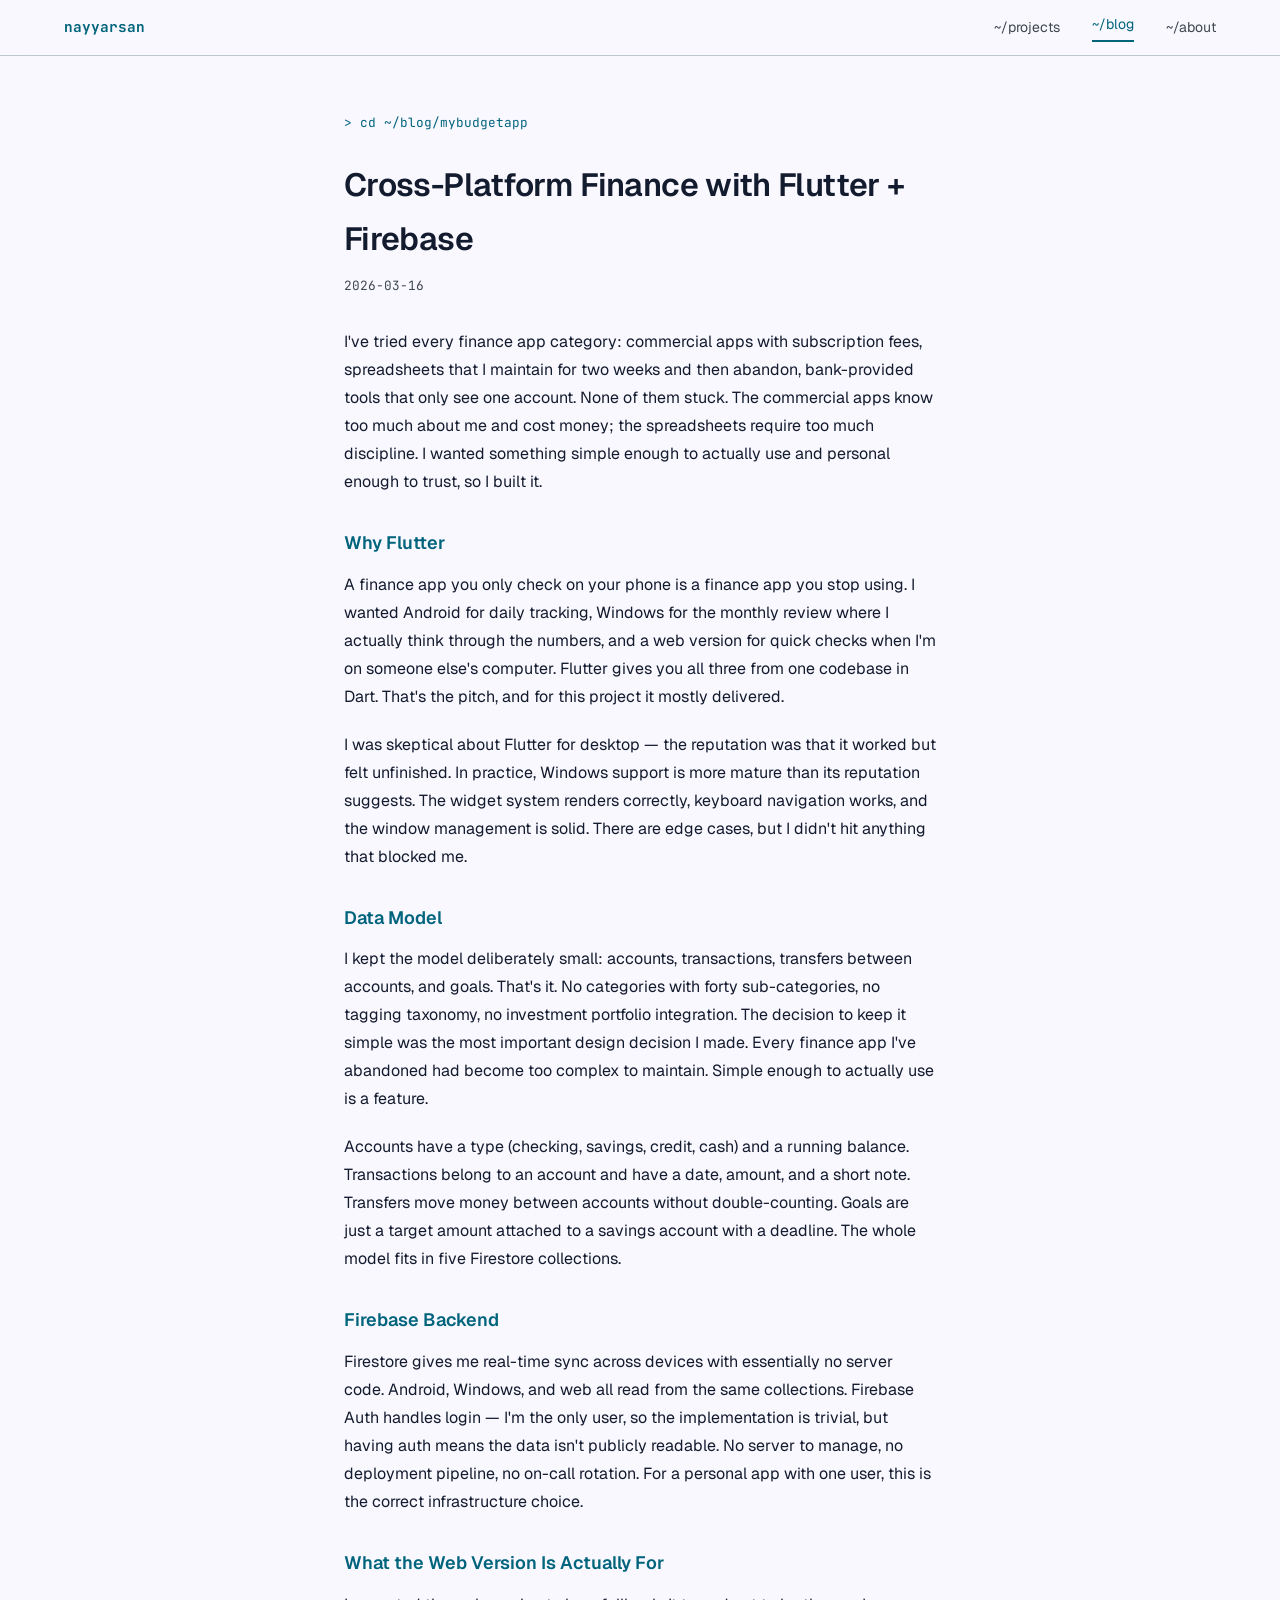
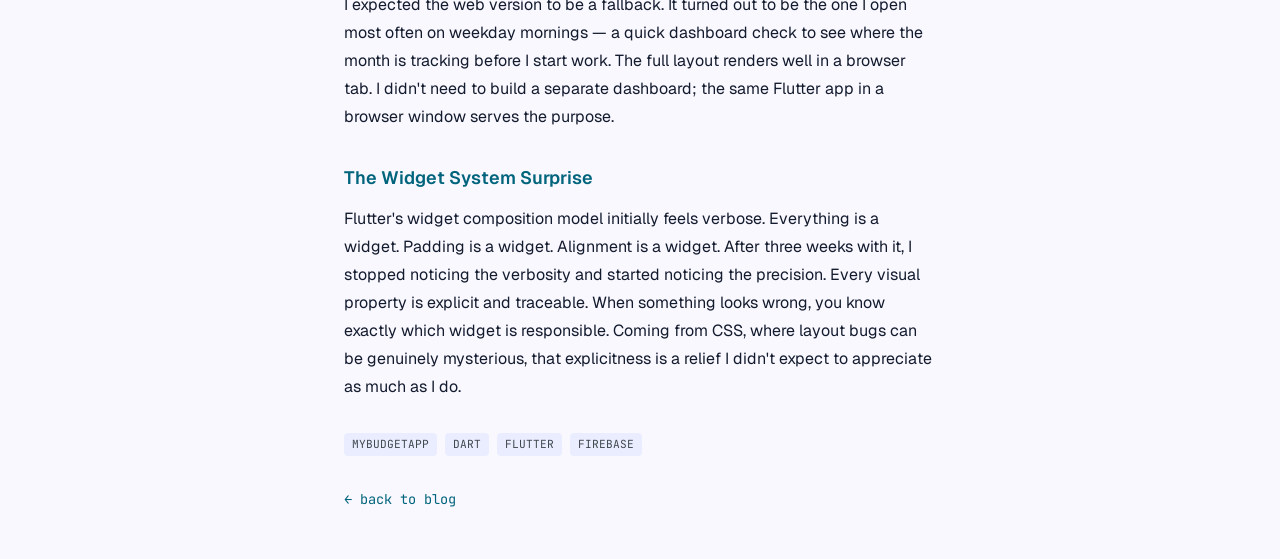
<file: blog/mybudgetapp.html>
<!DOCTYPE html>
<html lang="en">
<head>
  <meta charset="UTF-8" />
  <meta name="viewport" content="width=device-width, initial-scale=1.0" />
  <title>Cross-Platform Finance with Flutter + Firebase — Shyam Jayachandran</title>
  <link rel="preconnect" href="https://fonts.googleapis.com" />
  <link rel="preconnect" href="https://fonts.gstatic.com" crossorigin />
  <link href="https://fonts.googleapis.com/css2?family=Geist:wght@400;500;600;700&family=JetBrains+Mono:wght@400;700&display=swap" rel="stylesheet" />
  <link rel="stylesheet" href="../style.css" />
</head>
<body>

<nav class="nav">
  <div class="nav__inner">
    <span class="nav__brand">nayyarsan</span>
    <a class="nav__link" href="../index.html">~/projects</a>
    <a class="nav__link" href="../blog.html">~/blog</a>
    <a class="nav__link" href="../about.html">~/about</a>
  </div>
</nav>

<article class="post">
  <p class="post__breadcrumb">&gt; cd ~/blog/mybudgetapp</p>
  <h1 class="post__title">Cross-Platform Finance with Flutter + Firebase</h1>
  <p class="post__date">2026-03-16</p>

  <div class="post__body">
    <p>I've tried every finance app category: commercial apps with subscription fees, spreadsheets that I maintain for two weeks and then abandon, bank-provided tools that only see one account. None of them stuck. The commercial apps know too much about me and cost money; the spreadsheets require too much discipline. I wanted something simple enough to actually use and personal enough to trust, so I built it.</p>

    <h2>Why Flutter</h2>
    <p>A finance app you only check on your phone is a finance app you stop using. I wanted Android for daily tracking, Windows for the monthly review where I actually think through the numbers, and a web version for quick checks when I'm on someone else's computer. Flutter gives you all three from one codebase in Dart. That's the pitch, and for this project it mostly delivered.</p>

    <p>I was skeptical about Flutter for desktop — the reputation was that it worked but felt unfinished. In practice, Windows support is more mature than its reputation suggests. The widget system renders correctly, keyboard navigation works, and the window management is solid. There are edge cases, but I didn't hit anything that blocked me.</p>

    <h2>Data Model</h2>
    <p>I kept the model deliberately small: accounts, transactions, transfers between accounts, and goals. That's it. No categories with forty sub-categories, no tagging taxonomy, no investment portfolio integration. The decision to keep it simple was the most important design decision I made. Every finance app I've abandoned had become too complex to maintain. Simple enough to actually use is a feature.</p>

    <p>Accounts have a type (checking, savings, credit, cash) and a running balance. Transactions belong to an account and have a date, amount, and a short note. Transfers move money between accounts without double-counting. Goals are just a target amount attached to a savings account with a deadline. The whole model fits in five Firestore collections.</p>

    <h2>Firebase Backend</h2>
    <p>Firestore gives me real-time sync across devices with essentially no server code. Android, Windows, and web all read from the same collections. Firebase Auth handles login — I'm the only user, so the implementation is trivial, but having auth means the data isn't publicly readable. No server to manage, no deployment pipeline, no on-call rotation. For a personal app with one user, this is the correct infrastructure choice.</p>

    <h2>What the Web Version Is Actually For</h2>
    <p>I expected the web version to be a fallback. It turned out to be the one I open most often on weekday mornings — a quick dashboard check to see where the month is tracking before I start work. The full layout renders well in a browser tab. I didn't need to build a separate dashboard; the same Flutter app in a browser window serves the purpose.</p>

    <h2>The Widget System Surprise</h2>
    <p>Flutter's widget composition model initially feels verbose. Everything is a widget. Padding is a widget. Alignment is a widget. After three weeks with it, I stopped noticing the verbosity and started noticing the precision. Every visual property is explicit and traceable. When something looks wrong, you know exactly which widget is responsible. Coming from CSS, where layout bugs can be genuinely mysterious, that explicitness is a relief I didn't expect to appreciate as much as I do.</p>
  </div>

  <div class="post__tags">
    <span class="tag">MyBudgetApp</span>
    <span class="tag">Dart</span>
    <span class="tag">Flutter</span>
    <span class="tag">Firebase</span>
  </div>

  <p class="post__back"><a href="../blog.html">← back to blog</a></p>
</article>

<script src="../nav.js"></script>
</body>
</html>
</file>
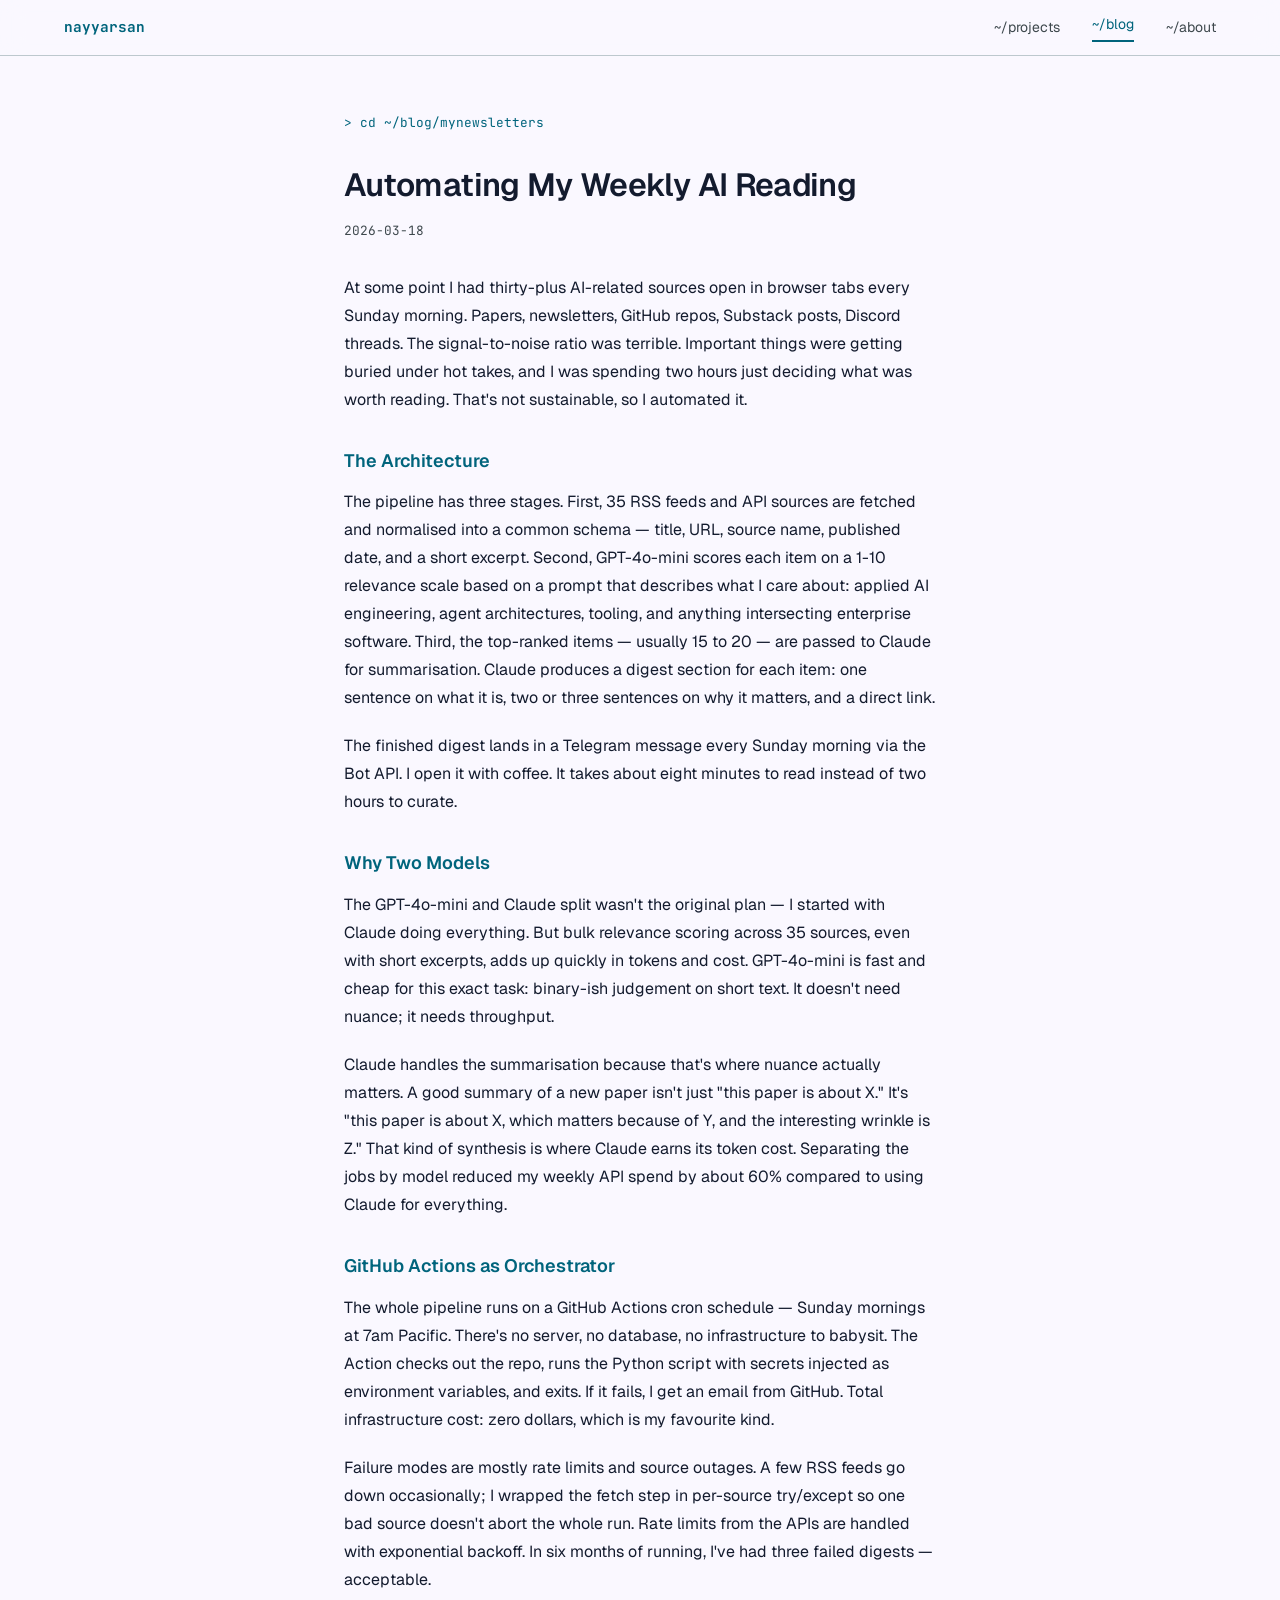
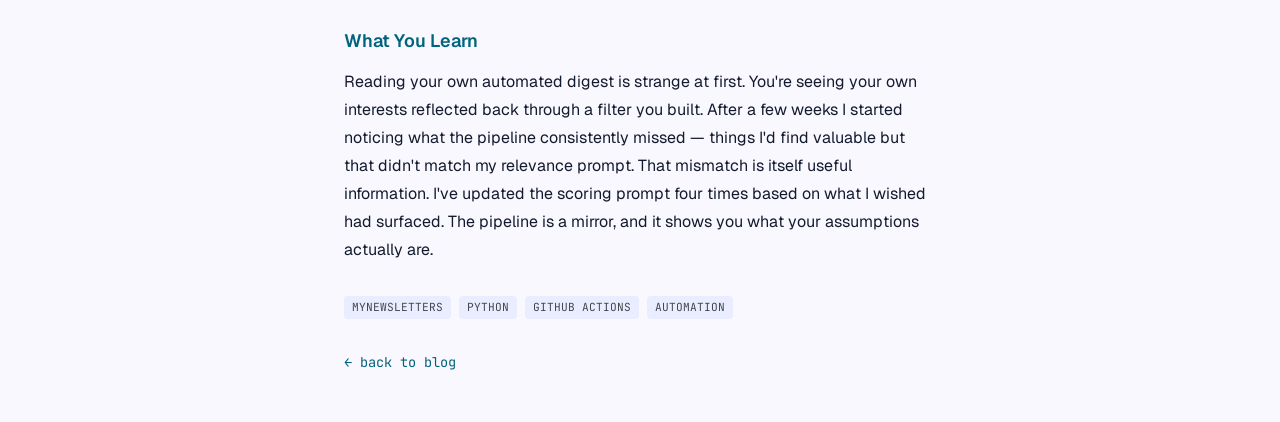
<file: blog/mynewsletters.html>
<!DOCTYPE html>
<html lang="en">
<head>
  <meta charset="UTF-8" />
  <meta name="viewport" content="width=device-width, initial-scale=1.0" />
  <title>Automating My Weekly AI Reading — Shyam Jayachandran</title>
  <link rel="preconnect" href="https://fonts.googleapis.com" />
  <link rel="preconnect" href="https://fonts.gstatic.com" crossorigin />
  <link href="https://fonts.googleapis.com/css2?family=Geist:wght@400;500;600;700&family=JetBrains+Mono:wght@400;700&display=swap" rel="stylesheet" />
  <link rel="stylesheet" href="../style.css" />
</head>
<body>

<nav class="nav">
  <div class="nav__inner">
    <span class="nav__brand">nayyarsan</span>
    <a class="nav__link" href="../index.html">~/projects</a>
    <a class="nav__link" href="../blog.html">~/blog</a>
    <a class="nav__link" href="../about.html">~/about</a>
  </div>
</nav>

<article class="post">
  <p class="post__breadcrumb">&gt; cd ~/blog/mynewsletters</p>
  <h1 class="post__title">Automating My Weekly AI Reading</h1>
  <p class="post__date">2026-03-18</p>

  <div class="post__body">
    <p>At some point I had thirty-plus AI-related sources open in browser tabs every Sunday morning. Papers, newsletters, GitHub repos, Substack posts, Discord threads. The signal-to-noise ratio was terrible. Important things were getting buried under hot takes, and I was spending two hours just deciding what was worth reading. That's not sustainable, so I automated it.</p>

    <h2>The Architecture</h2>
    <p>The pipeline has three stages. First, 35 RSS feeds and API sources are fetched and normalised into a common schema — title, URL, source name, published date, and a short excerpt. Second, GPT-4o-mini scores each item on a 1-10 relevance scale based on a prompt that describes what I care about: applied AI engineering, agent architectures, tooling, and anything intersecting enterprise software. Third, the top-ranked items — usually 15 to 20 — are passed to Claude for summarisation. Claude produces a digest section for each item: one sentence on what it is, two or three sentences on why it matters, and a direct link.</p>

    <p>The finished digest lands in a Telegram message every Sunday morning via the Bot API. I open it with coffee. It takes about eight minutes to read instead of two hours to curate.</p>

    <h2>Why Two Models</h2>
    <p>The GPT-4o-mini and Claude split wasn't the original plan — I started with Claude doing everything. But bulk relevance scoring across 35 sources, even with short excerpts, adds up quickly in tokens and cost. GPT-4o-mini is fast and cheap for this exact task: binary-ish judgement on short text. It doesn't need nuance; it needs throughput.</p>

    <p>Claude handles the summarisation because that's where nuance actually matters. A good summary of a new paper isn't just "this paper is about X." It's "this paper is about X, which matters because of Y, and the interesting wrinkle is Z." That kind of synthesis is where Claude earns its token cost. Separating the jobs by model reduced my weekly API spend by about 60% compared to using Claude for everything.</p>

    <h2>GitHub Actions as Orchestrator</h2>
    <p>The whole pipeline runs on a GitHub Actions cron schedule — Sunday mornings at 7am Pacific. There's no server, no database, no infrastructure to babysit. The Action checks out the repo, runs the Python script with secrets injected as environment variables, and exits. If it fails, I get an email from GitHub. Total infrastructure cost: zero dollars, which is my favourite kind.</p>

    <p>Failure modes are mostly rate limits and source outages. A few RSS feeds go down occasionally; I wrapped the fetch step in per-source try/except so one bad source doesn't abort the whole run. Rate limits from the APIs are handled with exponential backoff. In six months of running, I've had three failed digests — acceptable.</p>

    <h2>What You Learn</h2>
    <p>Reading your own automated digest is strange at first. You're seeing your own interests reflected back through a filter you built. After a few weeks I started noticing what the pipeline consistently missed — things I'd find valuable but that didn't match my relevance prompt. That mismatch is itself useful information. I've updated the scoring prompt four times based on what I wished had surfaced. The pipeline is a mirror, and it shows you what your assumptions actually are.</p>
  </div>

  <div class="post__tags">
    <span class="tag">mynewsletters</span>
    <span class="tag">Python</span>
    <span class="tag">GitHub Actions</span>
    <span class="tag">automation</span>
  </div>

  <p class="post__back"><a href="../blog.html">← back to blog</a></p>
</article>

<script src="../nav.js"></script>
</body>
</html>
</file>
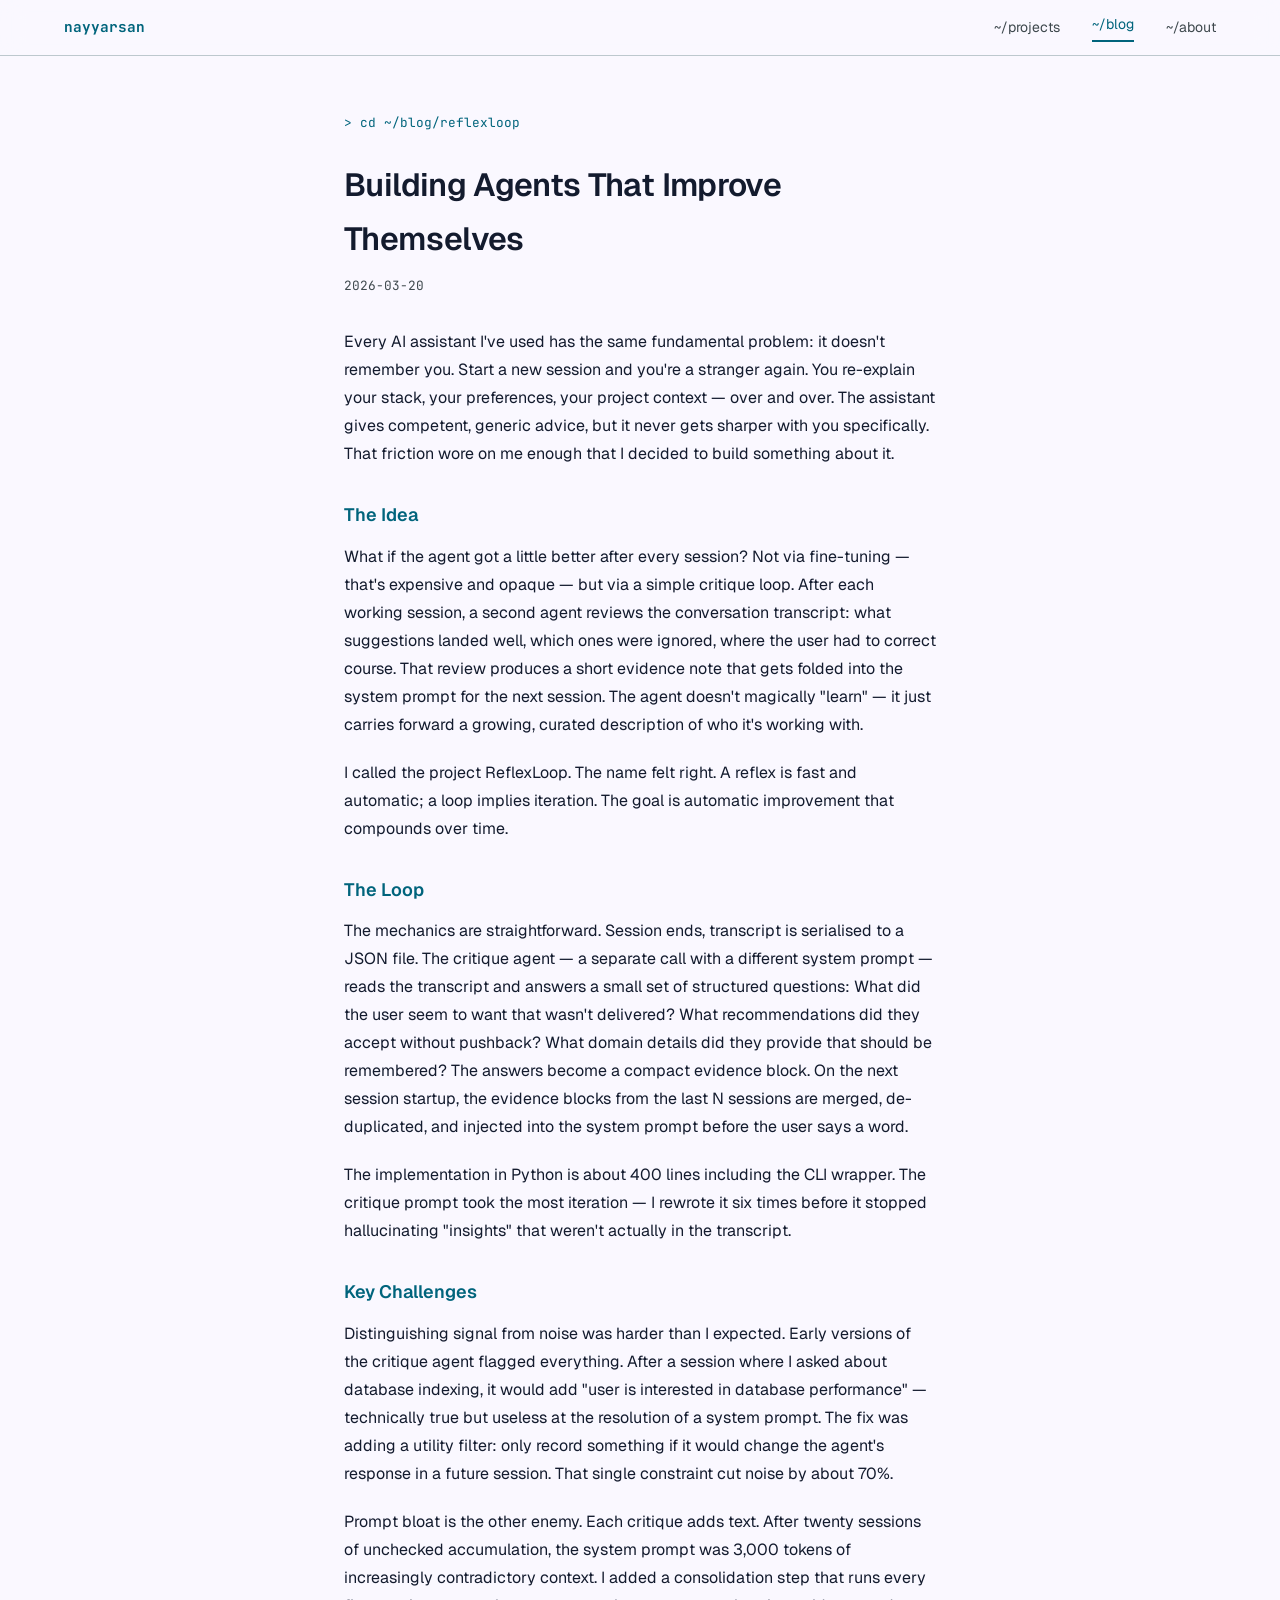
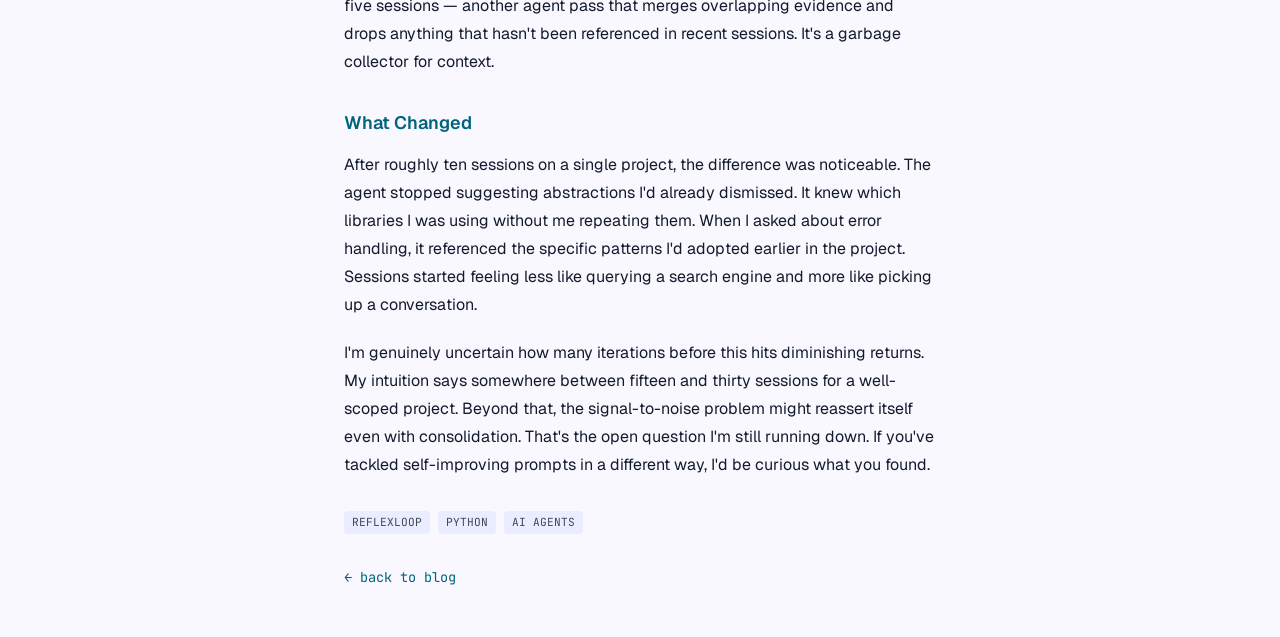
<file: blog/reflexloop.html>
<!DOCTYPE html>
<html lang="en">
<head>
  <meta charset="UTF-8" />
  <meta name="viewport" content="width=device-width, initial-scale=1.0" />
  <title>Building Agents That Improve Themselves — Shyam Jayachandran</title>
  <link rel="preconnect" href="https://fonts.googleapis.com" />
  <link rel="preconnect" href="https://fonts.gstatic.com" crossorigin />
  <link href="https://fonts.googleapis.com/css2?family=Geist:wght@400;500;600;700&family=JetBrains+Mono:wght@400;700&display=swap" rel="stylesheet" />
  <link rel="stylesheet" href="../style.css" />
</head>
<body>

<nav class="nav">
  <div class="nav__inner">
    <span class="nav__brand">nayyarsan</span>
    <a class="nav__link" href="../index.html">~/projects</a>
    <a class="nav__link" href="../blog.html">~/blog</a>
    <a class="nav__link" href="../about.html">~/about</a>
  </div>
</nav>

<article class="post">
  <p class="post__breadcrumb">&gt; cd ~/blog/reflexloop</p>
  <h1 class="post__title">Building Agents That Improve Themselves</h1>
  <p class="post__date">2026-03-20</p>

  <div class="post__body">
    <p>Every AI assistant I've used has the same fundamental problem: it doesn't remember you. Start a new session and you're a stranger again. You re-explain your stack, your preferences, your project context — over and over. The assistant gives competent, generic advice, but it never gets sharper with you specifically. That friction wore on me enough that I decided to build something about it.</p>

    <h2>The Idea</h2>
    <p>What if the agent got a little better after every session? Not via fine-tuning — that's expensive and opaque — but via a simple critique loop. After each working session, a second agent reviews the conversation transcript: what suggestions landed well, which ones were ignored, where the user had to correct course. That review produces a short evidence note that gets folded into the system prompt for the next session. The agent doesn't magically "learn" — it just carries forward a growing, curated description of who it's working with.</p>

    <p>I called the project ReflexLoop. The name felt right. A reflex is fast and automatic; a loop implies iteration. The goal is automatic improvement that compounds over time.</p>

    <h2>The Loop</h2>
    <p>The mechanics are straightforward. Session ends, transcript is serialised to a JSON file. The critique agent — a separate call with a different system prompt — reads the transcript and answers a small set of structured questions: What did the user seem to want that wasn't delivered? What recommendations did they accept without pushback? What domain details did they provide that should be remembered? The answers become a compact evidence block. On the next session startup, the evidence blocks from the last N sessions are merged, de-duplicated, and injected into the system prompt before the user says a word.</p>

    <p>The implementation in Python is about 400 lines including the CLI wrapper. The critique prompt took the most iteration — I rewrote it six times before it stopped hallucinating "insights" that weren't actually in the transcript.</p>

    <h2>Key Challenges</h2>
    <p>Distinguishing signal from noise was harder than I expected. Early versions of the critique agent flagged everything. After a session where I asked about database indexing, it would add "user is interested in database performance" — technically true but useless at the resolution of a system prompt. The fix was adding a utility filter: only record something if it would change the agent's response in a future session. That single constraint cut noise by about 70%.</p>

    <p>Prompt bloat is the other enemy. Each critique adds text. After twenty sessions of unchecked accumulation, the system prompt was 3,000 tokens of increasingly contradictory context. I added a consolidation step that runs every five sessions — another agent pass that merges overlapping evidence and drops anything that hasn't been referenced in recent sessions. It's a garbage collector for context.</p>

    <h2>What Changed</h2>
    <p>After roughly ten sessions on a single project, the difference was noticeable. The agent stopped suggesting abstractions I'd already dismissed. It knew which libraries I was using without me repeating them. When I asked about error handling, it referenced the specific patterns I'd adopted earlier in the project. Sessions started feeling less like querying a search engine and more like picking up a conversation.</p>

    <p>I'm genuinely uncertain how many iterations before this hits diminishing returns. My intuition says somewhere between fifteen and thirty sessions for a well-scoped project. Beyond that, the signal-to-noise problem might reassert itself even with consolidation. That's the open question I'm still running down. If you've tackled self-improving prompts in a different way, I'd be curious what you found.</p>
  </div>

  <div class="post__tags">
    <span class="tag">reflexloop</span>
    <span class="tag">Python</span>
    <span class="tag">AI agents</span>
  </div>

  <p class="post__back"><a href="../blog.html">← back to blog</a></p>
</article>

<script src="../nav.js"></script>
</body>
</html>
</file>
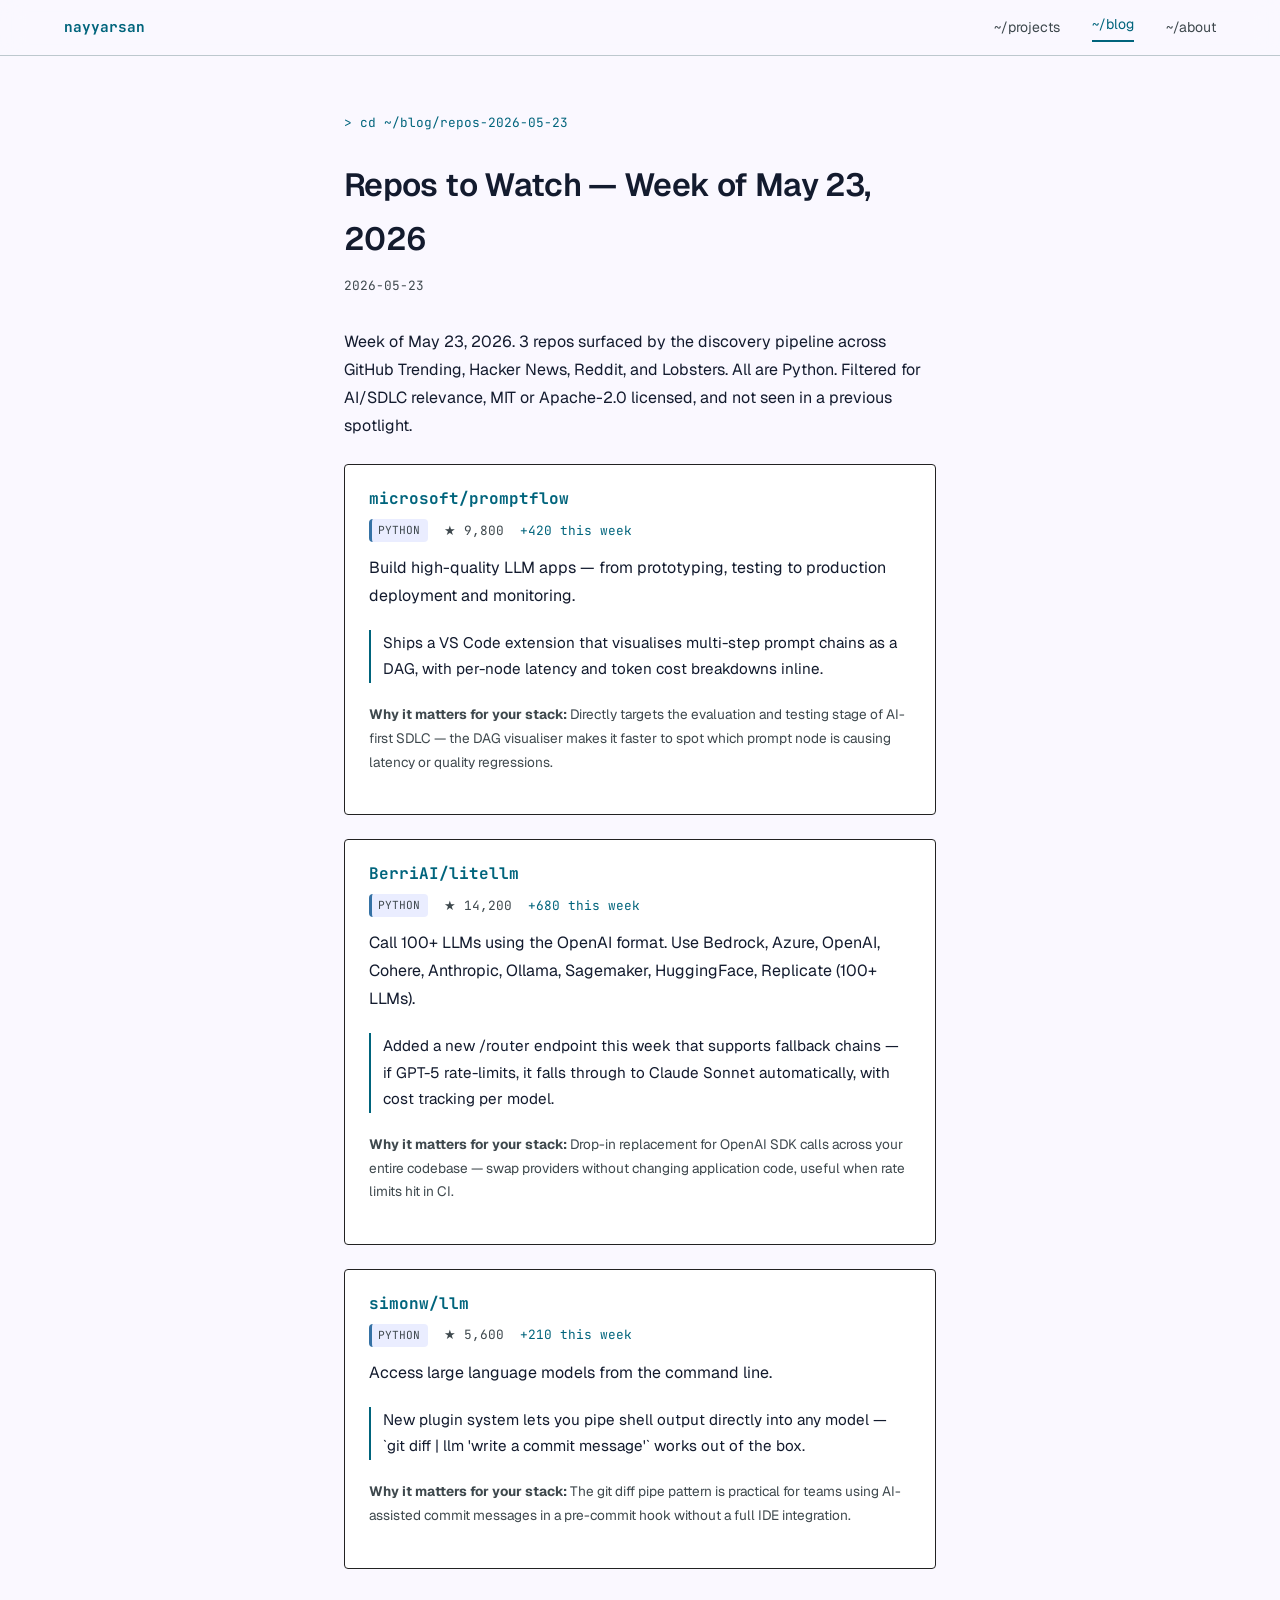
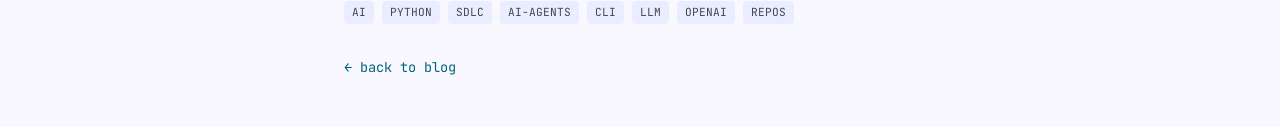
<file: blog/repos-2026-05-23.html>
<!DOCTYPE html>
<html lang="en">
<head>
  <meta charset="UTF-8" />
  <meta name="viewport" content="width=device-width, initial-scale=1.0" />
  <title>Repos to Watch — Week of May 23, 2026 — Shyam Jayachandran</title>
  <link rel="preconnect" href="https://fonts.googleapis.com" />
  <link rel="preconnect" href="https://fonts.gstatic.com" crossorigin />
  <link href="https://fonts.googleapis.com/css2?family=Geist:wght@400;500;600;700&family=JetBrains+Mono:wght@400;700&display=swap" rel="stylesheet" />
  <link rel="stylesheet" href="../style.css" />
  <style>
    .repo-card {
      border: 1px solid #222;
      border-radius: var(--radius);
      padding: 1.25rem 1.5rem;
      margin: 1.5rem 0;
      background: var(--surface-card);
    }
    .repo-card__name {
      font-family: var(--font-mono);
      font-size: 1rem;
      font-weight: 700;
      color: var(--accent);
      text-decoration: none;
    }
    .repo-card__name:hover { text-decoration: underline; }
    .repo-card__meta {
      display: flex;
      gap: 1rem;
      align-items: center;
      margin: 0.4rem 0 0.75rem;
      flex-wrap: wrap;
    }
    .repo-card__stars {
      font-family: var(--font-mono);
      font-size: 0.8rem;
      color: var(--muted);
    }
    .repo-card__desc { margin: 0.5rem 0 0.75rem; }
    .repo-card__why {
      border-left: 2px solid var(--accent);
      padding-left: 0.75rem;
      color: var(--text);
      font-size: 0.95rem;
    }
    .repo-card__action {
      margin-top: 0.75rem;
      font-size: 0.85rem;
      color: var(--muted);
    }
    .repo-card__action a { color: var(--accent); }
  </style>
</head>
<body>

<nav class="nav">
  <div class="nav__inner">
    <span class="nav__brand">nayyarsan</span>
    <a class="nav__link" href="../index.html">~/projects</a>
    <a class="nav__link" href="../blog.html">~/blog</a>
    <a class="nav__link" href="../about.html">~/about</a>
  </div>
</nav>

<article class="post">
  <p class="post__breadcrumb">&gt; cd ~/blog/repos-2026-05-23</p>
  <h1 class="post__title">Repos to Watch — Week of May 23, 2026</h1>
  <p class="post__date">2026-05-23</p>

  <div class="post__body">
    <p>Week of May 23, 2026. 3 repos surfaced by the discovery pipeline across GitHub Trending, Hacker News, Reddit, and Lobsters. All are Python. Filtered for AI/SDLC relevance, MIT or Apache-2.0 licensed, and not seen in a previous spotlight.</p>
    <div class="repo-card">
      <a class="repo-card__name" href="https://github.com/microsoft/promptflow" target="_blank" rel="noopener">microsoft/promptflow</a>
      <div class="repo-card__meta">
        <span class="tag" style="border-left:3px solid #3572A5;padding-left:6px">python</span>
        <span class="repo-card__stars">★ 9,800</span>
        <span style="color:var(--accent);font-family:var(--font-mono);font-size:0.8rem">+420 this week</span>
      </div>
      <p class="repo-card__desc">Build high-quality LLM apps — from prototyping, testing to production deployment and monitoring.</p>
      <p class="repo-card__why">Ships a VS Code extension that visualises multi-step prompt chains as a DAG, with per-node latency and token cost breakdowns inline.</p>
      <p class="repo-card__action"><strong>Why it matters for your stack:</strong> Directly targets the evaluation and testing stage of AI-first SDLC — the DAG visualiser makes it faster to spot which prompt node is causing latency or quality regressions.</p>
    </div>
    <div class="repo-card">
      <a class="repo-card__name" href="https://github.com/BerriAI/litellm" target="_blank" rel="noopener">BerriAI/litellm</a>
      <div class="repo-card__meta">
        <span class="tag" style="border-left:3px solid #3572A5;padding-left:6px">python</span>
        <span class="repo-card__stars">★ 14,200</span>
        <span style="color:var(--accent);font-family:var(--font-mono);font-size:0.8rem">+680 this week</span>
      </div>
      <p class="repo-card__desc">Call 100+ LLMs using the OpenAI format. Use Bedrock, Azure, OpenAI, Cohere, Anthropic, Ollama, Sagemaker, HuggingFace, Replicate (100+ LLMs).</p>
      <p class="repo-card__why">Added a new /router endpoint this week that supports fallback chains — if GPT-5 rate-limits, it falls through to Claude Sonnet automatically, with cost tracking per model.</p>
      <p class="repo-card__action"><strong>Why it matters for your stack:</strong> Drop-in replacement for OpenAI SDK calls across your entire codebase — swap providers without changing application code, useful when rate limits hit in CI.</p>
    </div>
    <div class="repo-card">
      <a class="repo-card__name" href="https://github.com/simonw/llm" target="_blank" rel="noopener">simonw/llm</a>
      <div class="repo-card__meta">
        <span class="tag" style="border-left:3px solid #3572A5;padding-left:6px">python</span>
        <span class="repo-card__stars">★ 5,600</span>
        <span style="color:var(--accent);font-family:var(--font-mono);font-size:0.8rem">+210 this week</span>
      </div>
      <p class="repo-card__desc">Access large language models from the command line.</p>
      <p class="repo-card__why">New plugin system lets you pipe shell output directly into any model — `git diff | llm 'write a commit message'` works out of the box.</p>
      <p class="repo-card__action"><strong>Why it matters for your stack:</strong> The git diff pipe pattern is practical for teams using AI-assisted commit messages in a pre-commit hook without a full IDE integration.</p>
    </div>
  </div>

  <div class="post__tags">
    <span class="tag">AI</span>
    <span class="tag">Python</span>
    <span class="tag">SDLC</span>
    <span class="tag">ai-agents</span>
    <span class="tag">cli</span>
    <span class="tag">llm</span>
    <span class="tag">openai</span>
    <span class="tag">repos</span>
  </div>

  <p class="post__back"><a href="../blog.html">← back to blog</a></p>
</article>

<script src="../nav.js"></script>
</body>
</html>
</file>
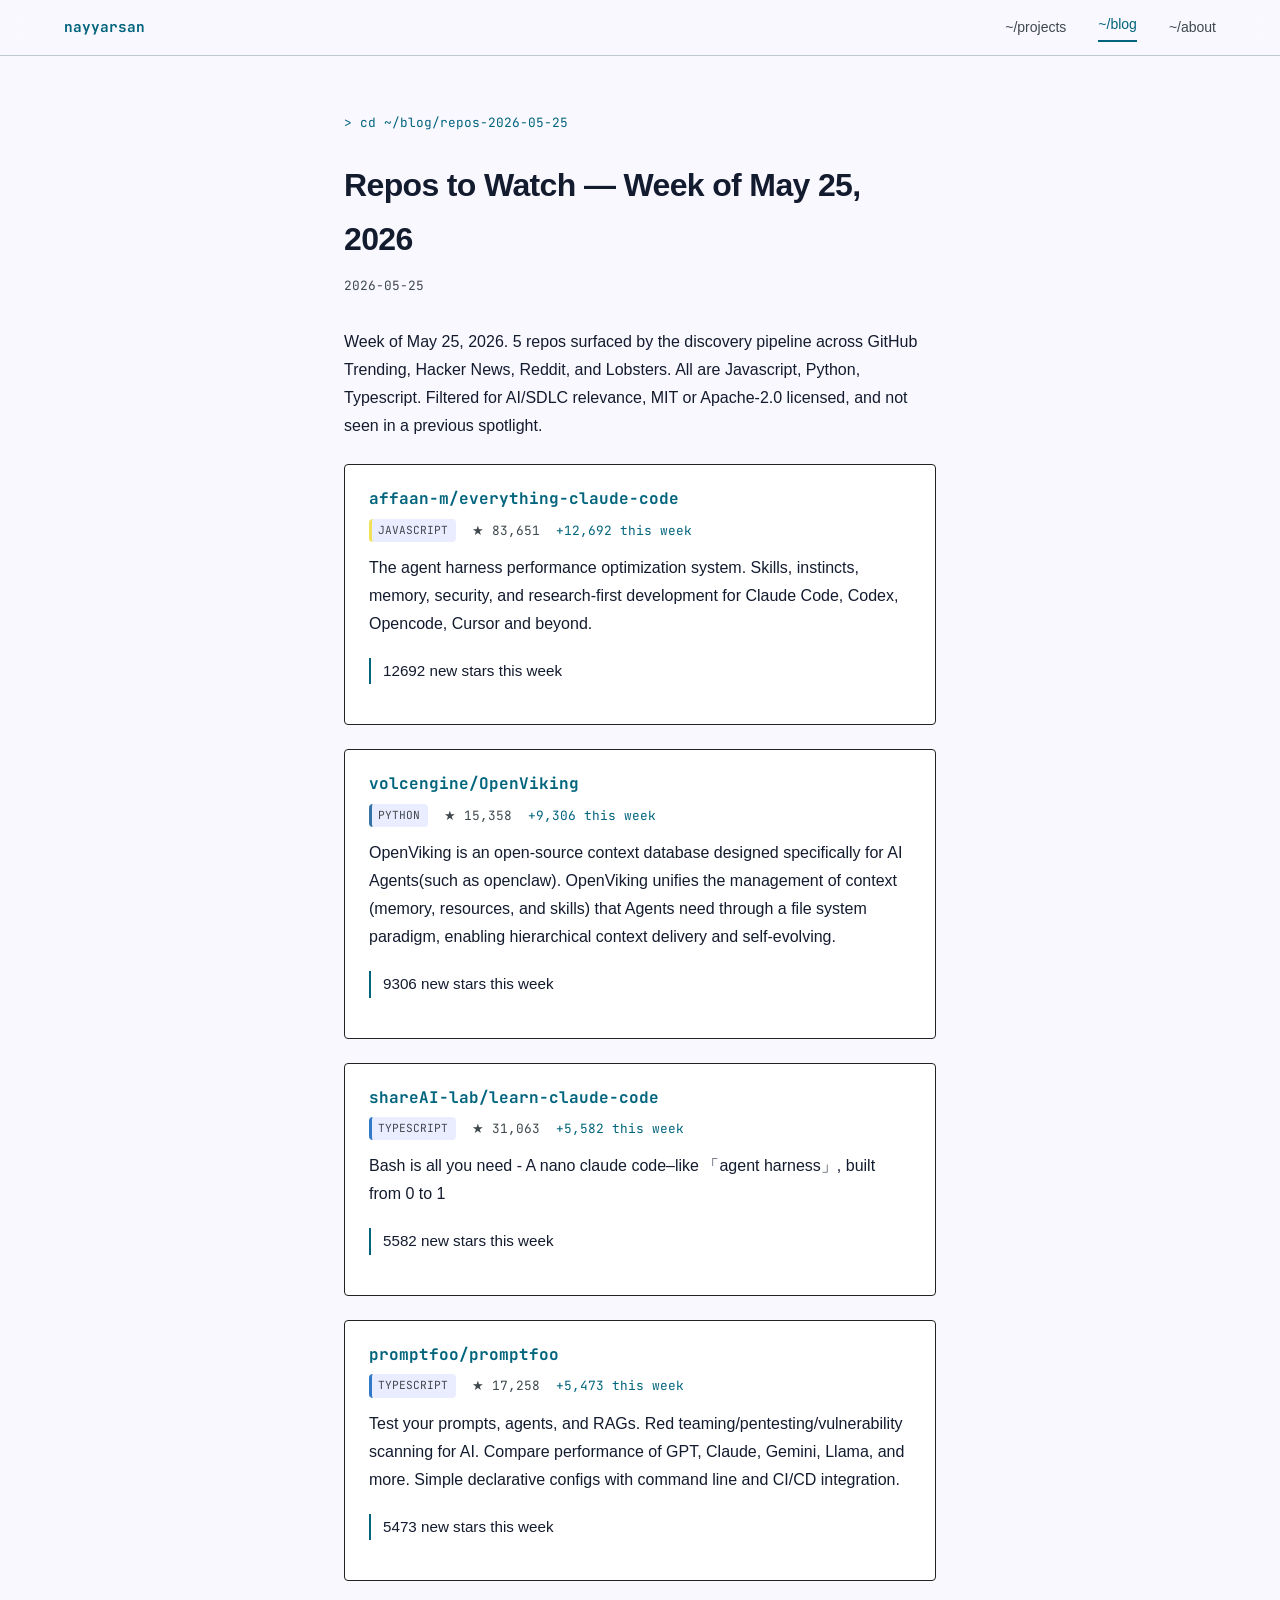
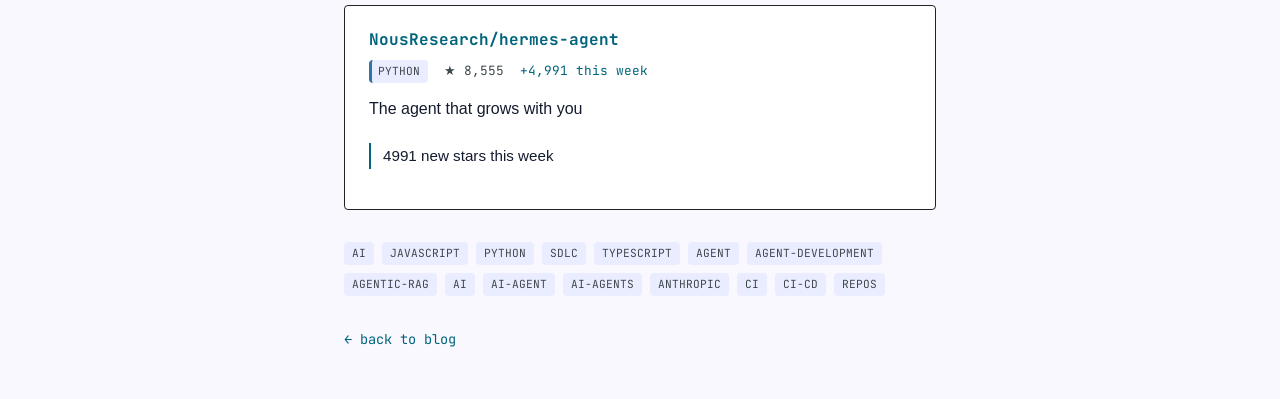
<file: blog/repos-2026-05-25.html>
<!DOCTYPE html>
<html lang="en">
<head>
  <meta charset="UTF-8" />
  <meta name="viewport" content="width=device-width, initial-scale=1.0" />
  <title>Repos to Watch — Week of May 25, 2026 — Shyam Jayachandran</title>
  <link rel="preconnect" href="https://fonts.googleapis.com" />
  <link rel="preconnect" href="https://fonts.gstatic.com" crossorigin />
  <link href="https://fonts.googleapis.com/css2?family=JetBrains+Mono:wght@400;700&family=Inter:wght@400;500&display=swap" rel="stylesheet" />
  <link rel="stylesheet" href="../style.css" />
  <style>
    .repo-card {
      border: 1px solid #222;
      border-radius: var(--radius);
      padding: 1.25rem 1.5rem;
      margin: 1.5rem 0;
      background: var(--surface-card);
    }
    .repo-card__name {
      font-family: var(--font-mono);
      font-size: 1rem;
      font-weight: 700;
      color: var(--accent);
      text-decoration: none;
    }
    .repo-card__name:hover { text-decoration: underline; }
    .repo-card__meta {
      display: flex;
      gap: 1rem;
      align-items: center;
      margin: 0.4rem 0 0.75rem;
      flex-wrap: wrap;
    }
    .repo-card__stars {
      font-family: var(--font-mono);
      font-size: 0.8rem;
      color: var(--muted);
    }
    .repo-card__desc { margin: 0.5rem 0 0.75rem; }
    .repo-card__why {
      border-left: 2px solid var(--accent);
      padding-left: 0.75rem;
      color: var(--text);
      font-size: 0.95rem;
    }
    .repo-card__action {
      margin-top: 0.75rem;
      font-size: 0.85rem;
      color: var(--muted);
    }
    .repo-card__action a { color: var(--accent); }
  </style>
</head>
<body>

<nav class="nav">
  <div class="nav__inner">
    <span class="nav__brand">nayyarsan</span>
    <a class="nav__link" href="../index.html">~/projects</a>
    <a class="nav__link" href="../blog.html">~/blog</a>
    <a class="nav__link" href="../about.html">~/about</a>
  </div>
</nav>

<article class="post">
  <p class="post__breadcrumb">&gt; cd ~/blog/repos-2026-05-25</p>
  <h1 class="post__title">Repos to Watch — Week of May 25, 2026</h1>
  <p class="post__date">2026-05-25</p>

  <div class="post__body">
    <p>Week of May 25, 2026. 5 repos surfaced by the discovery pipeline across GitHub Trending, Hacker News, Reddit, and Lobsters. All are Javascript, Python, Typescript. Filtered for AI/SDLC relevance, MIT or Apache-2.0 licensed, and not seen in a previous spotlight.</p>
    <div class="repo-card">
      <a class="repo-card__name" href="https://github.com/affaan-m/everything-claude-code" target="_blank" rel="noopener">affaan-m/everything-claude-code</a>
      <div class="repo-card__meta">
        <span class="tag" style="border-left:3px solid #f1e05a;padding-left:6px">javascript</span>
        <span class="repo-card__stars">★ 83,651</span>
        <span style="color:var(--accent);font-family:var(--font-mono);font-size:0.8rem">+12,692 this week</span>
      </div>
      <p class="repo-card__desc">The agent harness performance optimization system. Skills, instincts, memory, security, and research-first development for Claude Code, Codex, Opencode, Cursor and beyond.</p>
      <p class="repo-card__why">12692 new stars this week</p>
      
    </div>
    <div class="repo-card">
      <a class="repo-card__name" href="https://github.com/volcengine/OpenViking" target="_blank" rel="noopener">volcengine/OpenViking</a>
      <div class="repo-card__meta">
        <span class="tag" style="border-left:3px solid #3572A5;padding-left:6px">python</span>
        <span class="repo-card__stars">★ 15,358</span>
        <span style="color:var(--accent);font-family:var(--font-mono);font-size:0.8rem">+9,306 this week</span>
      </div>
      <p class="repo-card__desc">OpenViking is an open-source context database designed specifically for AI Agents(such as openclaw). OpenViking unifies the management of context (memory, resources, and skills) that Agents need through a file system paradigm, enabling hierarchical context delivery and self-evolving.</p>
      <p class="repo-card__why">9306 new stars this week</p>
      
    </div>
    <div class="repo-card">
      <a class="repo-card__name" href="https://github.com/shareAI-lab/learn-claude-code" target="_blank" rel="noopener">shareAI-lab/learn-claude-code</a>
      <div class="repo-card__meta">
        <span class="tag" style="border-left:3px solid #3178c6;padding-left:6px">typescript</span>
        <span class="repo-card__stars">★ 31,063</span>
        <span style="color:var(--accent);font-family:var(--font-mono);font-size:0.8rem">+5,582 this week</span>
      </div>
      <p class="repo-card__desc">Bash is all you need -  A nano claude code–like 「agent harness」, built from 0 to 1</p>
      <p class="repo-card__why">5582 new stars this week</p>
      
    </div>
    <div class="repo-card">
      <a class="repo-card__name" href="https://github.com/promptfoo/promptfoo" target="_blank" rel="noopener">promptfoo/promptfoo</a>
      <div class="repo-card__meta">
        <span class="tag" style="border-left:3px solid #3178c6;padding-left:6px">typescript</span>
        <span class="repo-card__stars">★ 17,258</span>
        <span style="color:var(--accent);font-family:var(--font-mono);font-size:0.8rem">+5,473 this week</span>
      </div>
      <p class="repo-card__desc">Test your prompts, agents, and RAGs. Red teaming/pentesting/vulnerability scanning for AI. Compare performance of GPT, Claude, Gemini, Llama, and more. Simple declarative configs with command line and CI/CD integration.</p>
      <p class="repo-card__why">5473 new stars this week</p>
      
    </div>
    <div class="repo-card">
      <a class="repo-card__name" href="https://github.com/NousResearch/hermes-agent" target="_blank" rel="noopener">NousResearch/hermes-agent</a>
      <div class="repo-card__meta">
        <span class="tag" style="border-left:3px solid #3572A5;padding-left:6px">python</span>
        <span class="repo-card__stars">★ 8,555</span>
        <span style="color:var(--accent);font-family:var(--font-mono);font-size:0.8rem">+4,991 this week</span>
      </div>
      <p class="repo-card__desc">The agent that grows with you</p>
      <p class="repo-card__why">4991 new stars this week</p>
      
    </div>
  </div>

  <div class="post__tags">
    <span class="tag">AI</span>
    <span class="tag">Javascript</span>
    <span class="tag">Python</span>
    <span class="tag">SDLC</span>
    <span class="tag">Typescript</span>
    <span class="tag">agent</span>
    <span class="tag">agent-development</span>
    <span class="tag">agentic-rag</span>
    <span class="tag">ai</span>
    <span class="tag">ai-agent</span>
    <span class="tag">ai-agents</span>
    <span class="tag">anthropic</span>
    <span class="tag">ci</span>
    <span class="tag">ci-cd</span>
    <span class="tag">repos</span>
  </div>

  <p class="post__back"><a href="../blog.html">← back to blog</a></p>
</article>

<script src="../nav.js"></script>
</body>
</html>
</file>
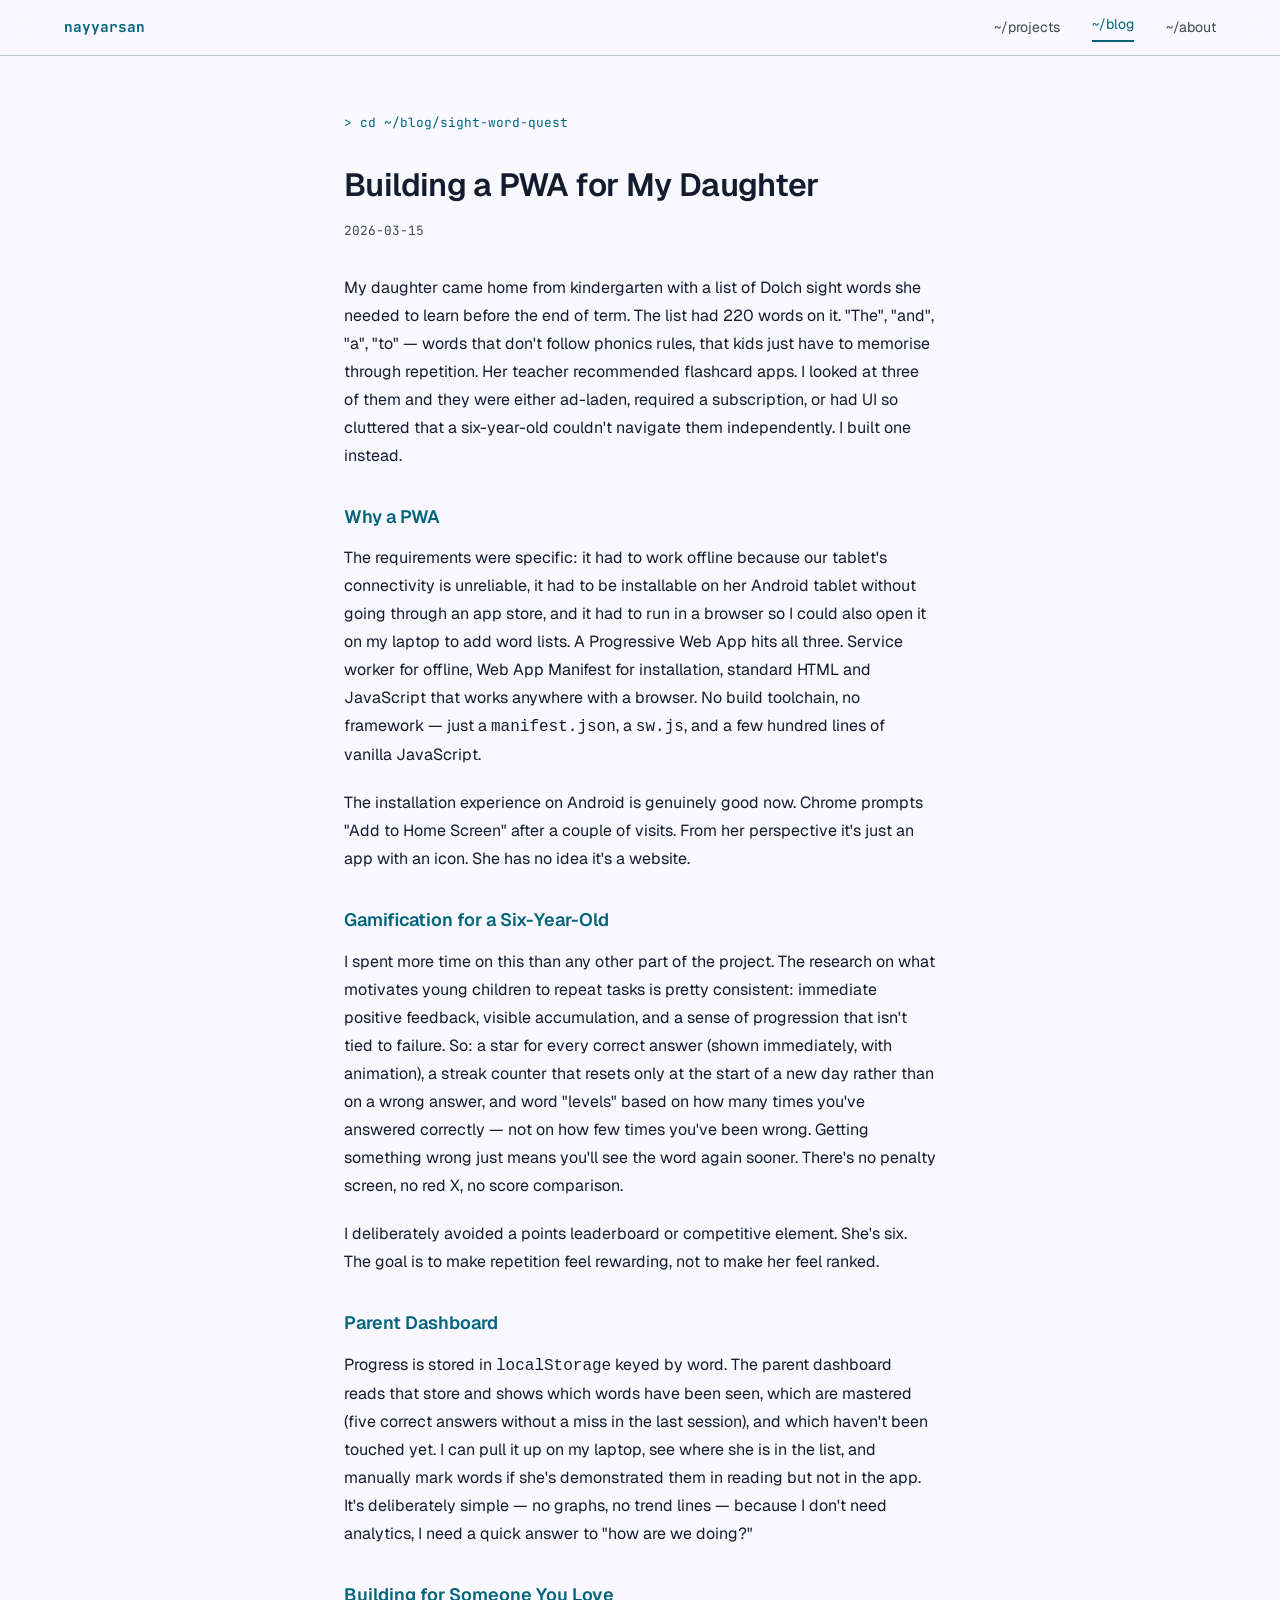
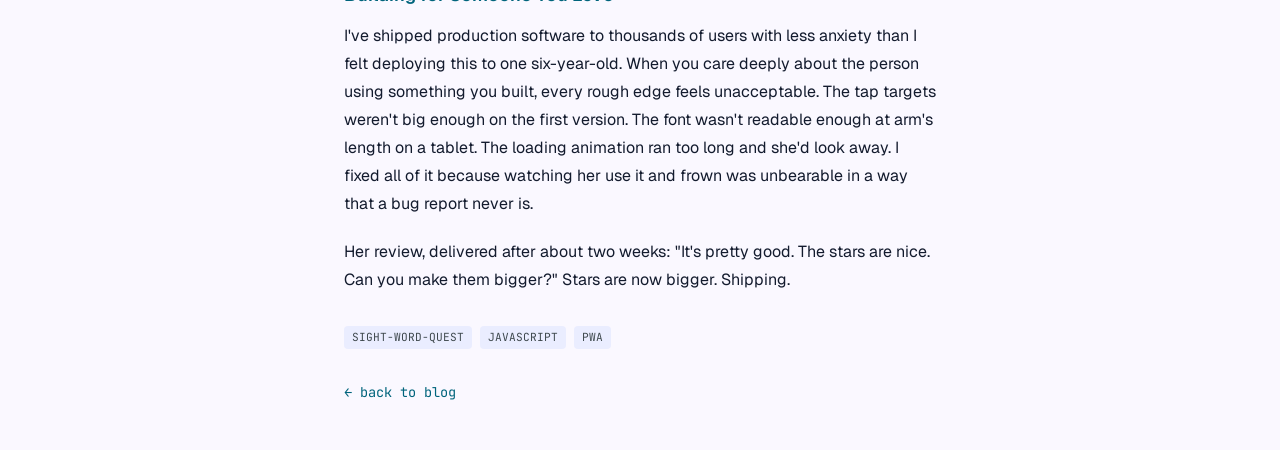
<file: blog/sight-word-quest.html>
<!DOCTYPE html>
<html lang="en">
<head>
  <meta charset="UTF-8" />
  <meta name="viewport" content="width=device-width, initial-scale=1.0" />
  <title>Building a PWA for My Daughter — Shyam Jayachandran</title>
  <link rel="preconnect" href="https://fonts.googleapis.com" />
  <link rel="preconnect" href="https://fonts.gstatic.com" crossorigin />
  <link href="https://fonts.googleapis.com/css2?family=Geist:wght@400;500;600;700&family=JetBrains+Mono:wght@400;700&display=swap" rel="stylesheet" />
  <link rel="stylesheet" href="../style.css" />
</head>
<body>

<nav class="nav">
  <div class="nav__inner">
    <span class="nav__brand">nayyarsan</span>
    <a class="nav__link" href="../index.html">~/projects</a>
    <a class="nav__link" href="../blog.html">~/blog</a>
    <a class="nav__link" href="../about.html">~/about</a>
  </div>
</nav>

<article class="post">
  <p class="post__breadcrumb">&gt; cd ~/blog/sight-word-quest</p>
  <h1 class="post__title">Building a PWA for My Daughter</h1>
  <p class="post__date">2026-03-15</p>

  <div class="post__body">
    <p>My daughter came home from kindergarten with a list of Dolch sight words she needed to learn before the end of term. The list had 220 words on it. "The", "and", "a", "to" — words that don't follow phonics rules, that kids just have to memorise through repetition. Her teacher recommended flashcard apps. I looked at three of them and they were either ad-laden, required a subscription, or had UI so cluttered that a six-year-old couldn't navigate them independently. I built one instead.</p>

    <h2>Why a PWA</h2>
    <p>The requirements were specific: it had to work offline because our tablet's connectivity is unreliable, it had to be installable on her Android tablet without going through an app store, and it had to run in a browser so I could also open it on my laptop to add word lists. A Progressive Web App hits all three. Service worker for offline, Web App Manifest for installation, standard HTML and JavaScript that works anywhere with a browser. No build toolchain, no framework — just a <code>manifest.json</code>, a <code>sw.js</code>, and a few hundred lines of vanilla JavaScript.</p>

    <p>The installation experience on Android is genuinely good now. Chrome prompts "Add to Home Screen" after a couple of visits. From her perspective it's just an app with an icon. She has no idea it's a website.</p>

    <h2>Gamification for a Six-Year-Old</h2>
    <p>I spent more time on this than any other part of the project. The research on what motivates young children to repeat tasks is pretty consistent: immediate positive feedback, visible accumulation, and a sense of progression that isn't tied to failure. So: a star for every correct answer (shown immediately, with animation), a streak counter that resets only at the start of a new day rather than on a wrong answer, and word "levels" based on how many times you've answered correctly — not on how few times you've been wrong. Getting something wrong just means you'll see the word again sooner. There's no penalty screen, no red X, no score comparison.</p>

    <p>I deliberately avoided a points leaderboard or competitive element. She's six. The goal is to make repetition feel rewarding, not to make her feel ranked.</p>

    <h2>Parent Dashboard</h2>
    <p>Progress is stored in <code>localStorage</code> keyed by word. The parent dashboard reads that store and shows which words have been seen, which are mastered (five correct answers without a miss in the last session), and which haven't been touched yet. I can pull it up on my laptop, see where she is in the list, and manually mark words if she's demonstrated them in reading but not in the app. It's deliberately simple — no graphs, no trend lines — because I don't need analytics, I need a quick answer to "how are we doing?"</p>

    <h2>Building for Someone You Love</h2>
    <p>I've shipped production software to thousands of users with less anxiety than I felt deploying this to one six-year-old. When you care deeply about the person using something you built, every rough edge feels unacceptable. The tap targets weren't big enough on the first version. The font wasn't readable enough at arm's length on a tablet. The loading animation ran too long and she'd look away. I fixed all of it because watching her use it and frown was unbearable in a way that a bug report never is.</p>

    <p>Her review, delivered after about two weeks: "It's pretty good. The stars are nice. Can you make them bigger?" Stars are now bigger. Shipping.</p>
  </div>

  <div class="post__tags">
    <span class="tag">sight-word-quest</span>
    <span class="tag">JavaScript</span>
    <span class="tag">PWA</span>
  </div>

  <p class="post__back"><a href="../blog.html">← back to blog</a></p>
</article>

<script src="../nav.js"></script>
</body>
</html>
</file>
<file: style.css>
/* ── Tokens ─────────────────────────────────────────── */
:root {
  --bg:                  #faf8ff;
  --surface:             #ffffff;
  --surface-card:        #ffffff;
  --surface-hover:       #f2f3ff;
  --surface-container:   #eaedff;
  --text:                #131b2e;
  --muted:               #3e484d;
  --outline:             #6e797e;
  --outline-variant:     #bdc8ce;
  --accent:              #00647c;
  --accent-container:    #007f9d;
  --secondary-container: #d0e1fb;
  --inverse-surface:     #283044;
  --font-mono:           'JetBrains Mono', monospace;
  --font-body:           'Geist', sans-serif;
  --max-w:               1280px;
  --margin-desktop:      64px;
  --margin-mobile:       16px;
  --gutter:              24px;
  --radius:              4px;
  --radius-lg:           8px;
}

/* ── Reset ───────────────────────────────────────────── */
*, *::before, *::after { box-sizing: border-box; margin: 0; padding: 0; }

body {
  background: var(--bg);
  color: var(--text);
  font-family: var(--font-body);
  font-size: 1rem;
  line-height: 1.7;
  padding-top: 64px;
}

a { color: var(--accent); text-decoration: none; }
a:hover { text-decoration: underline; }

/* ── Nav ─────────────────────────────────────────────── */
.nav {
  position: fixed;
  top: 0; left: 0; right: 0;
  height: 56px;
  background: rgba(250,248,255,0.85);
  backdrop-filter: blur(12px);
  -webkit-backdrop-filter: blur(12px);
  border-bottom: 1px solid var(--outline-variant);
  display: flex;
  align-items: center;
  justify-content: center;
  z-index: 100;
}

.nav__inner {
  width: 100%;
  max-width: var(--max-w);
  padding: 0 var(--margin-desktop);
  display: flex;
  align-items: center;
  gap: 2rem;
}

.nav__brand {
  font-family: var(--font-mono);
  font-size: 0.9rem;
  color: var(--accent);
  font-weight: 700;
  margin-right: auto;
}

.nav__link {
  font-family: var(--font-body);
  font-size: 0.875rem;
  color: var(--muted);
  transition: color 0.15s;
  text-decoration: none;
}

.nav__link:hover { color: var(--accent); text-decoration: none; }

.nav__link.active {
  color: var(--accent);
  border-bottom: 2px solid var(--accent);
  padding-bottom: 4px;
  position: relative;
}

/* ── Layout ──────────────────────────────────────────── */
.container {
  max-width: var(--max-w);
  margin: 0 auto;
  padding: 3rem var(--margin-desktop);
}

/* ── Hero ────────────────────────────────────────────── */
.hero {
  margin-bottom: 3rem;
}

.hero__prompt {
  font-family: var(--font-mono);
  font-size: 0.85rem;
  color: var(--accent);
  margin-bottom: 0.5rem;
}

.hero__name {
  font-family: var(--font-body);
  font-size: 2.5rem;
  font-weight: 600;
  letter-spacing: -0.02em;
  color: var(--text);
  margin-bottom: 0.75rem;
}

.hero__bio {
  color: var(--muted);
  font-size: 1.125rem;
  margin-bottom: 1.5rem;
}

.hero__cta {
  display: flex;
  gap: 1rem;
  flex-wrap: wrap;
}

.btn-primary {
  display: inline-block;
  font-family: var(--font-mono);
  font-size: 0.75rem;
  letter-spacing: 0.05em;
  text-transform: uppercase;
  background: var(--accent);
  color: #ffffff;
  padding: 8px 24px;
  border-radius: var(--radius);
  transition: background 0.15s;
  text-decoration: none;
}

.btn-primary:hover {
  background: var(--accent-container);
  text-decoration: none;
  color: #ffffff;
}

.btn-ghost {
  display: inline-block;
  font-family: var(--font-mono);
  font-size: 0.75rem;
  letter-spacing: 0.05em;
  text-transform: uppercase;
  background: transparent;
  color: var(--text);
  padding: 8px 24px;
  border-radius: var(--radius);
  border: 1px solid var(--outline-variant);
  transition: border-color 0.15s, color 0.15s;
  text-decoration: none;
}

.btn-ghost:hover {
  border-color: var(--accent);
  color: var(--accent);
  text-decoration: none;
}

/* ── Section heading ─────────────────────────────────── */
.section-heading {
  font-family: var(--font-mono);
  font-size: 0.85rem;
  color: var(--accent);
  margin-bottom: 1.5rem;
}

/* ── Project cards ───────────────────────────────────── */
.cards {
  display: grid;
  grid-template-columns: repeat(3, 1fr);
  gap: var(--gutter);
  margin-bottom: 3rem;
}

.card {
  background: var(--surface-card);
  border: 1px solid var(--outline-variant);
  border-radius: var(--radius-lg);
  padding: 20px;
  display: flex;
  flex-direction: column;
  gap: 0.5rem;
  transition: border-color 0.15s;
}

.card:hover {
  border-color: var(--accent);
  background: var(--surface-card);
  box-shadow: none;
}

.card__name {
  font-family: var(--font-body);
  font-size: 1rem;
  font-weight: 600;
  color: var(--text);
}

.card__desc {
  font-family: var(--font-body);
  font-size: 0.875rem;
  color: var(--muted);
  flex: 1;
}

.card__status {
  font-family: var(--font-mono);
  font-size: 0.7rem;
  letter-spacing: 0.05em;
}

.card__status--deployed { color: var(--accent); }
.card__status--private  { color: var(--muted); }

.card__footer {
  display: flex;
  align-items: center;
  justify-content: space-between;
  margin-top: 0.25rem;
}

.tag {
  font-family: var(--font-mono);
  font-size: 0.7rem;
  text-transform: uppercase;
  color: var(--muted);
  background: var(--surface-container);
  padding: 2px 8px;
  border-radius: var(--radius);
}

.btn {
  font-family: var(--font-mono);
  font-size: 0.75rem;
  color: #ffffff;
  background: var(--accent);
  border: none;
  padding: 4px 12px;
  border-radius: var(--radius);
  transition: background 0.15s;
  text-decoration: none;
}

.btn:hover {
  background: var(--accent-container);
  text-decoration: none;
  color: #ffffff;
}

.badge-private {
  font-family: var(--font-mono);
  font-size: 0.7rem;
  color: var(--muted);
  background: var(--surface-container);
  border: 1px solid var(--outline-variant);
  padding: 3px 10px;
  border-radius: var(--radius);
}

/* ── Blog header ─────────────────────────────────────── */
.blog-header {
  margin-bottom: 2rem;
}

.blog-header__title {
  font-family: var(--font-body);
  font-size: 2rem;
  font-weight: 600;
  color: var(--text);
  margin-top: 0.25rem;
  margin-bottom: 0.5rem;
}

.blog-header__subtitle {
  font-family: var(--font-body);
  font-size: 1rem;
  color: var(--muted);
}

/* ── Filter tabs ─────────────────────────────────────── */
.filter-tabs {
  display: flex;
  gap: 2rem;
  border-bottom: 1px solid var(--outline-variant);
  margin-bottom: 2rem;
  overflow-x: auto;
}

.filter-tab {
  font-family: var(--font-mono);
  font-size: 0.75rem;
  letter-spacing: 0.05em;
  text-transform: uppercase;
  color: var(--muted);
  padding-bottom: 0.75rem;
  white-space: nowrap;
  cursor: default;
  border: none;
  background: none;
  transition: color 0.15s;
}

.filter-tab:hover { color: var(--text); }

.filter-tab--active {
  color: var(--accent);
  border-bottom: 2px solid var(--accent);
}

/* ── Bento grid ──────────────────────────────────────── */
.post-bento {
  display: grid;
  grid-template-columns: repeat(12, 1fr);
  gap: var(--gutter);
  margin-bottom: 2rem;
}

.post-bento--featured {
  grid-column: span 8;
  background: var(--surface-card);
  border: 1px solid var(--outline-variant);
  border-radius: var(--radius-lg);
  padding: 24px;
  display: flex;
  flex-direction: column;
  gap: 0.75rem;
  transition: border-color 0.15s;
  text-decoration: none;
}

.post-bento--featured:hover { border-color: var(--accent); text-decoration: none; }

.post-bento--secondary {
  grid-column: span 4;
  background: var(--surface-card);
  border: 1px solid var(--outline-variant);
  border-radius: var(--radius-lg);
  padding: 24px;
  display: flex;
  flex-direction: column;
  gap: 0.75rem;
  transition: border-color 0.15s;
  text-decoration: none;
}

.post-bento--secondary:hover { border-color: var(--accent); text-decoration: none; }

.post-bento__badge {
  display: inline-block;
  font-family: var(--font-mono);
  font-size: 0.7rem;
  letter-spacing: 0.05em;
  text-transform: uppercase;
  background: var(--accent);
  color: #ffffff;
  padding: 3px 12px;
  border-radius: 9999px;
  width: fit-content;
}

.post-bento__meta {
  font-family: var(--font-mono);
  font-size: 0.75rem;
  color: var(--muted);
}

.post-bento__title {
  font-family: var(--font-body);
  font-size: 1.5rem;
  font-weight: 600;
  color: var(--text);
  line-height: 1.3;
  transition: color 0.15s;
}

.post-bento--secondary .post-bento__title {
  font-size: 1.125rem;
}

.post-bento--featured:hover .post-bento__title,
.post-bento--secondary:hover .post-bento__title { color: var(--accent); }

.post-bento__excerpt {
  font-family: var(--font-body);
  font-size: 0.875rem;
  color: var(--muted);
  flex: 1;
}

.post-bento__tags {
  display: flex;
  gap: 0.5rem;
  flex-wrap: wrap;
  margin-top: auto;
}

/* ── Archived logs ───────────────────────────────────── */
.archived-logs__label {
  font-family: var(--font-mono);
  font-size: 0.7rem;
  letter-spacing: 0.1em;
  text-transform: uppercase;
  color: var(--outline);
  margin-top: 40px;
  margin-bottom: 0;
  display: block;
}

.archived-logs__list {
  list-style: none;
}

.archived-log-row {
  display: flex;
  align-items: center;
  justify-content: space-between;
  padding: 12px 0;
  border-bottom: 1px solid var(--outline-variant);
  transition: background 0.15s, padding 0.15s, margin 0.15s;
}

.archived-log-row:hover {
  background: var(--surface-hover);
  padding-left: 8px;
  padding-right: 8px;
  margin-left: -8px;
  margin-right: -8px;
}

.archived-log-row__left {
  display: flex;
  align-items: center;
  gap: 1.5rem;
  min-width: 0;
}

.archived-log-row__date {
  font-family: var(--font-mono);
  font-size: 0.75rem;
  color: var(--muted);
  width: 6rem;
  flex-shrink: 0;
}

.archived-log-row__title {
  font-family: var(--font-body);
  font-size: 0.9375rem;
  font-weight: 500;
  color: var(--text);
  text-decoration: none;
  transition: color 0.15s;
  white-space: nowrap;
  overflow: hidden;
  text-overflow: ellipsis;
}

.archived-log-row:hover .archived-log-row__title { color: var(--accent); }

.archived-log-row__right {
  display: flex;
  align-items: center;
  gap: 0.75rem;
  flex-shrink: 0;
  margin-left: 1rem;
}

.archived-log-row__arrow {
  color: var(--outline);
  font-size: 0.875rem;
  transition: color 0.15s, transform 0.15s;
  display: inline-block;
}

.archived-log-row:hover .archived-log-row__arrow {
  color: var(--accent);
  transform: translateX(2px);
}

/* ── Blog post page ──────────────────────────────────── */
.post {
  padding: 3rem var(--margin-desktop);
  max-width: 720px;
  margin: 0 auto;
}

.post__breadcrumb {
  font-family: var(--font-mono);
  font-size: 0.8rem;
  color: var(--accent);
  margin-bottom: 1.5rem;
}

.post__title {
  font-family: var(--font-body);
  font-size: 2rem;
  font-weight: 600;
  letter-spacing: -0.02em;
  color: var(--text);
  margin-bottom: 0.5rem;
}

.post__date {
  font-family: var(--font-mono);
  font-size: 0.8rem;
  color: var(--muted);
  margin-bottom: 2rem;
}

.post__body p {
  margin-bottom: 1.25rem;
  font-family: var(--font-body);
  line-height: 1.75;
}

.post__body h2 {
  font-family: var(--font-body);
  font-size: 1.125rem;
  font-weight: 600;
  color: var(--accent);
  margin: 2rem 0 0.75rem;
}

.post__body a { color: var(--accent); }
.post__body a:hover { text-decoration: underline; }

.post__tags {
  display: flex;
  gap: 0.5rem;
  flex-wrap: wrap;
  margin: 2rem 0;
}

.post__back {
  font-family: var(--font-mono);
  font-size: 0.85rem;
  color: var(--accent);
}

/* ── About page ──────────────────────────────────────── */
.about__section { margin-bottom: 2rem; }

.about__heading {
  font-family: var(--font-mono);
  font-size: 0.85rem;
  color: var(--accent);
  margin-bottom: 0.75rem;
  text-transform: uppercase;
}

.skill-grid {
  display: grid;
  grid-template-columns: 1fr 1fr;
  gap: 0.5rem 2rem;
}

.skill-grid__label {
  font-family: var(--font-mono);
  font-size: 0.8rem;
  color: var(--muted);
  margin-bottom: 0.25rem;
}

.skill-grid__items {
  list-style: none;
  font-family: var(--font-body);
  font-size: 0.875rem;
}

.skill-grid__items li::before {
  content: '▸ ';
  color: var(--accent);
}

/* ── 404 ─────────────────────────────────────────────── */
.error-page {
  display: flex;
  flex-direction: column;
  align-items: center;
  justify-content: center;
  min-height: calc(100vh - 56px);
  text-align: center;
  gap: 1.5rem;
}

.error-page__code {
  font-family: var(--font-mono);
  font-size: 0.9rem;
  color: var(--accent);
}

.error-page__links {
  display: flex;
  gap: 1rem;
}

/* ── Responsive ──────────────────────────────────────── */
@media (max-width: 1024px) {
  .cards { grid-template-columns: repeat(2, 1fr); }
  .post-bento--featured { grid-column: span 12; }
  .post-bento--secondary { grid-column: span 12; }
}

@media (max-width: 640px) {
  .cards { grid-template-columns: 1fr; }
  .skill-grid { grid-template-columns: 1fr; }
  .container { padding: 3rem var(--margin-mobile); }
  .post { padding: 3rem var(--margin-mobile); }
  .nav__inner { padding: 0 var(--margin-mobile); }
  .filter-tabs { gap: 1rem; }
  .archived-log-row__right { display: none; }
}

@media (max-width: 480px) {
  .nav__inner { flex-wrap: wrap; gap: 0.75rem; padding: 0.5rem var(--margin-mobile); }
  .nav { height: auto; min-height: 56px; }
  body { padding-top: 90px; }
  .nav__brand { width: 100%; }
}
</file>
